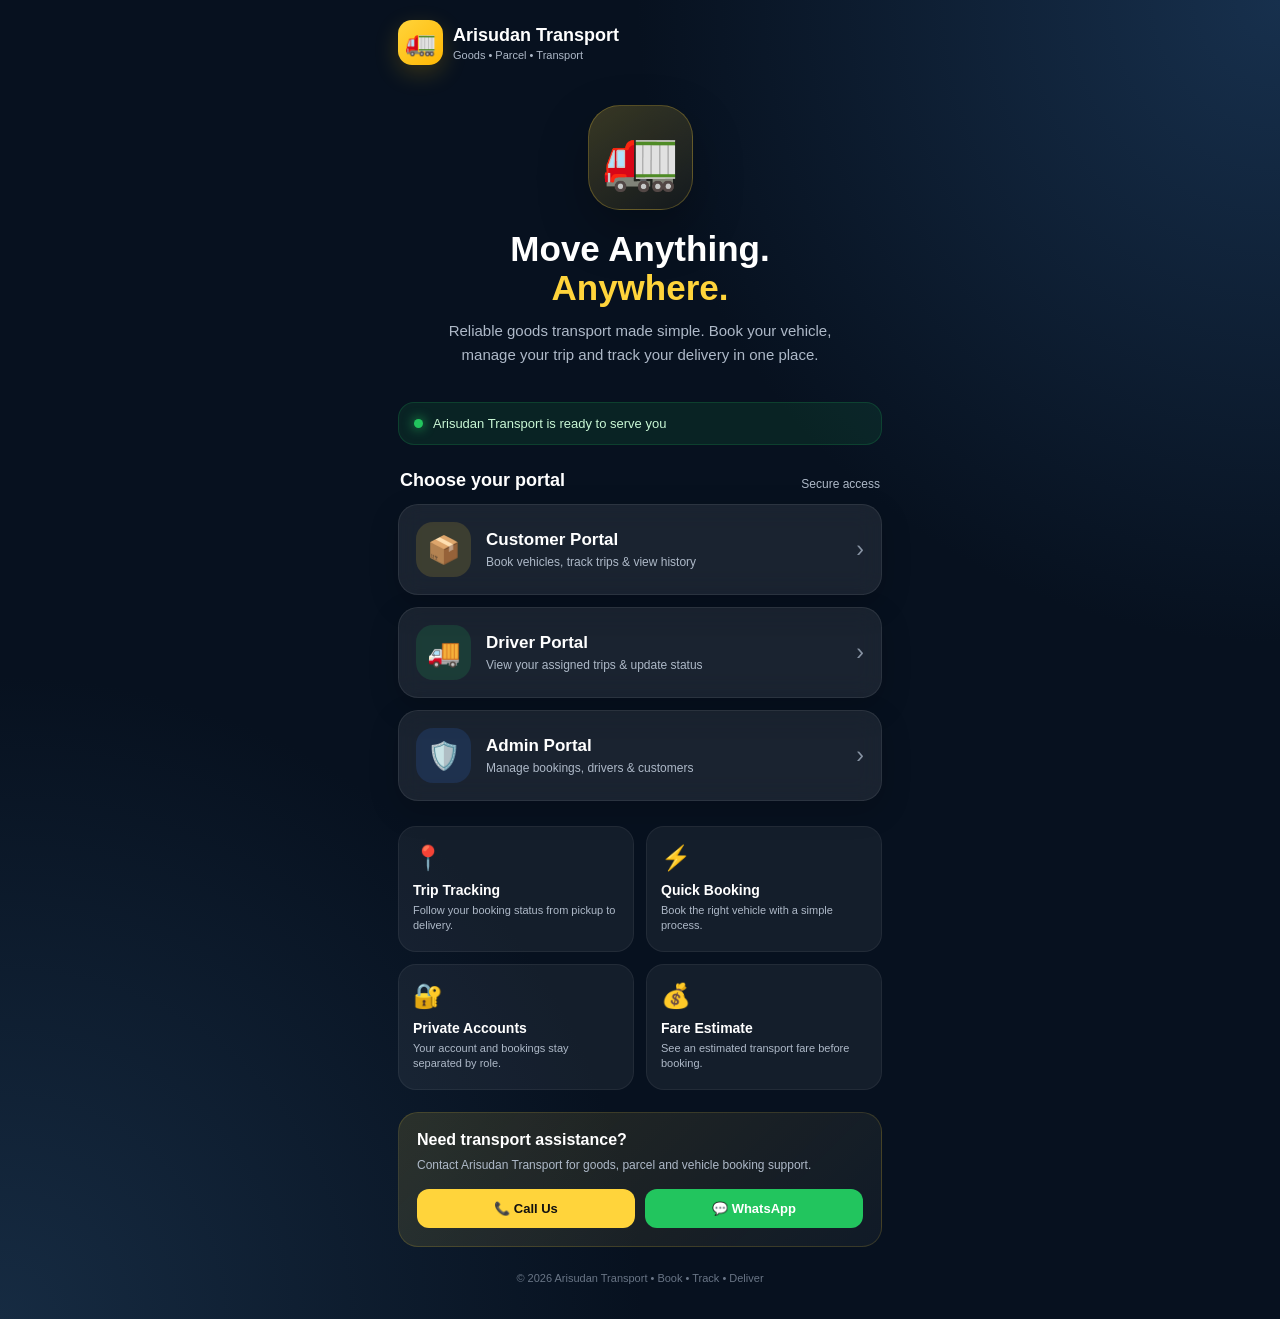
<file: index.html>
<!DOCTYPE html>
<html lang="en">
<head>
<meta charset="UTF-8">
<meta name="viewport" content="width=device-width, initial-scale=1.0">
<meta name="theme-color" content="#0b1220">
<meta name="description" content="Arisudan Transport - Book, Track and Manage Goods Transport">
<title>Arisudan Transport</title>

<link rel="manifest" href="./manifest.json">

<style>
*{
  box-sizing:border-box;
  margin:0;
  padding:0;
}

:root{
  --gold:#ffd43b;
  --gold2:#ffb703;
  --navy:#07111f;
  --navy2:#0d1b2a;
  --card:rgba(255,255,255,.08);
  --text:#ffffff;
  --muted:#aeb9c8;
}

body{
  min-height:100vh;
  font-family:Arial,Helvetica,sans-serif;
  color:var(--text);
  background:
    radial-gradient(circle at top right,#17304d 0%,transparent 35%),
    radial-gradient(circle at bottom left,#162b42 0%,transparent 35%),
    var(--navy);
}

.page{
  width:100%;
  max-width:520px;
  min-height:100vh;
  margin:auto;
  padding:20px 18px 30px;
}

/* HEADER */

.topbar{
  display:flex;
  align-items:center;
  justify-content:space-between;
  margin-bottom:35px;
}

.brand{
  display:flex;
  align-items:center;
  gap:10px;
}

.brand-icon{
  width:45px;
  height:45px;
  display:flex;
  align-items:center;
  justify-content:center;
  border-radius:14px;
  background:linear-gradient(135deg,var(--gold),var(--gold2));
  font-size:25px;
  box-shadow:0 8px 25px rgba(255,193,7,.2);
}

.brand-name{
  font-size:18px;
  font-weight:800;
}

.brand-sub{
  color:var(--muted);
  font-size:11px;
  margin-top:3px;
}

/* HERO */

.hero{
  text-align:center;
  padding:5px 5px 25px;
}

.hero-truck{
  width:105px;
  height:105px;
  margin:0 auto 20px;
  border-radius:32px;
  display:flex;
  align-items:center;
  justify-content:center;
  font-size:62px;
  background:
    linear-gradient(145deg,rgba(255,212,59,.20),rgba(255,183,3,.05));
  border:1px solid rgba(255,212,59,.25);
  box-shadow:0 20px 50px rgba(0,0,0,.25);
}

.hero h1{
  font-size:35px;
  line-height:1.1;
  margin-bottom:12px;
}

.hero h1 span{
  color:var(--gold);
}

.hero p{
  color:var(--muted);
  line-height:1.6;
  font-size:15px;
  max-width:400px;
  margin:auto;
}

/* STATUS */

.status{
  display:flex;
  align-items:center;
  gap:10px;
  padding:13px 15px;
  margin:10px 0 25px;
  border-radius:16px;
  background:rgba(34,197,94,.10);
  border:1px solid rgba(34,197,94,.18);
  color:#c9f7d5;
  font-size:13px;
}

.status-dot{
  width:9px;
  height:9px;
  background:#22c55e;
  border-radius:50%;
  box-shadow:0 0 12px #22c55e;
}

/* PORTAL TITLE */

.section-title{
  display:flex;
  justify-content:space-between;
  align-items:end;
  margin:10px 2px 13px;
}

.section-title h2{
  font-size:18px;
}

.section-title span{
  color:var(--muted);
  font-size:12px;
}

/* PORTAL CARDS */

.portal{
  display:flex;
  align-items:center;
  gap:15px;
  width:100%;
  padding:17px;
  margin:12px 0;
  color:white;
  text-align:left;
  text-decoration:none;
  border:1px solid rgba(255,255,255,.08);
  border-radius:20px;
  background:var(--card);
  backdrop-filter:blur(12px);
  box-shadow:0 10px 30px rgba(0,0,0,.18);
  transition:.2s ease;
}

.portal:active{
  transform:scale(.98);
}

.portal-icon{
  width:55px;
  height:55px;
  flex-shrink:0;
  display:flex;
  align-items:center;
  justify-content:center;
  border-radius:17px;
  font-size:27px;
}

.customer .portal-icon{
  background:rgba(255,212,59,.15);
}

.driver .portal-icon{
  background:rgba(34,197,94,.15);
}

.admin .portal-icon{
  background:rgba(59,130,246,.15);
}

.portal-content{
  flex:1;
}

.portal-content h3{
  font-size:17px;
  margin-bottom:5px;
}

.portal-content p{
  color:var(--muted);
  font-size:12px;
}

.arrow{
  font-size:23px;
  color:#8793a3;
}

/* FEATURES */

.features{
  display:grid;
  grid-template-columns:repeat(2,1fr);
  gap:12px;
  margin-top:25px;
}

.feature{
  padding:17px 14px;
  border-radius:18px;
  background:rgba(255,255,255,.055);
  border:1px solid rgba(255,255,255,.06);
}

.feature-icon{
  font-size:24px;
  margin-bottom:10px;
}

.feature h4{
  font-size:14px;
  margin-bottom:5px;
}

.feature p{
  color:var(--muted);
  font-size:11px;
  line-height:1.4;
}

/* CONTACT */

.contact{
  margin-top:22px;
  padding:18px;
  border-radius:20px;
  background:linear-gradient(
    135deg,
    rgba(255,212,59,.13),
    rgba(255,255,255,.04)
  );
  border:1px solid rgba(255,212,59,.15);
}

.contact h3{
  font-size:16px;
  margin-bottom:7px;
}

.contact p{
  color:var(--muted);
  font-size:12px;
  line-height:1.5;
}

.contact-buttons{
  display:flex;
  gap:10px;
  margin-top:15px;
}

.contact-btn{
  flex:1;
  padding:12px;
  text-align:center;
  text-decoration:none;
  border-radius:12px;
  font-size:13px;
  font-weight:bold;
}

.call{
  background:var(--gold);
  color:#111;
}

.whatsapp{
  background:#22c55e;
  color:white;
}

/* FOOTER */

footer{
  text-align:center;
  color:#697586;
  font-size:11px;
  padding:25px 0 5px;
}

@media(max-width:360px){
  .hero h1{
    font-size:30px;
  }

  .features{
    grid-template-columns:1fr;
  }
}
</style>
</head>

<body>

<div class="page">

  <header class="topbar">
    <div class="brand">
      <div class="brand-icon">🚛</div>

      <div>
        <div class="brand-name">Arisudan Transport</div>
        <div class="brand-sub">Goods • Parcel • Transport</div>
      </div>
    </div>
  </header>


  <main>

    <section class="hero">

      <div class="hero-truck">
        🚛
      </div>

      <h1>
        Move Anything.<br>
        <span>Anywhere.</span>
      </h1>

      <p>
        Reliable goods transport made simple.
        Book your vehicle, manage your trip and
        track your delivery in one place.
      </p>

    </section>


    <div class="status">
      <span class="status-dot"></span>
      Arisudan Transport is ready to serve you
    </div>


    <div class="section-title">
      <h2>Choose your portal</h2>
      <span>Secure access</span>
    </div>


    <!-- CUSTOMER -->

    <a class="portal customer" href="login.html?role=customer">

      <div class="portal-icon">
        📦
      </div>

      <div class="portal-content">
        <h3>Customer Portal</h3>
        <p>Book vehicles, track trips & view history</p>
      </div>

      <div class="arrow">
        ›
      </div>

    </a>


    <!-- DRIVER -->

    <a class="portal driver" href="login.html?role=driver">

      <div class="portal-icon">
        🚚
      </div>

      <div class="portal-content">
        <h3>Driver Portal</h3>
        <p>View your assigned trips & update status</p>
      </div>

      <div class="arrow">
        ›
      </div>

    </a>


    <!-- ADMIN -->

    <a class="portal admin" href="login.html?role=admin">

      <div class="portal-icon">
        🛡️
      </div>

      <div class="portal-content">
        <h3>Admin Portal</h3>
        <p>Manage bookings, drivers & customers</p>
      </div>

      <div class="arrow">
        ›
      </div>

    </a>


    <!-- FEATURES -->

    <div class="features">

      <div class="feature">
        <div class="feature-icon">📍</div>
        <h4>Trip Tracking</h4>
        <p>Follow your booking status from pickup to delivery.</p>
      </div>

      <div class="feature">
        <div class="feature-icon">⚡</div>
        <h4>Quick Booking</h4>
        <p>Book the right vehicle with a simple process.</p>
      </div>

      <div class="feature">
        <div class="feature-icon">🔐</div>
        <h4>Private Accounts</h4>
        <p>Your account and bookings stay separated by role.</p>
      </div>

      <div class="feature">
        <div class="feature-icon">💰</div>
        <h4>Fare Estimate</h4>
        <p>See an estimated transport fare before booking.</p>
      </div>

    </div>


    <!-- CONTACT -->

    <div class="contact">

      <h3>Need transport assistance?</h3>

      <p>
        Contact Arisudan Transport for goods,
        parcel and vehicle booking support.
      </p>

      <div class="contact-buttons">

        <a class="contact-btn call" href="tel:+919742168668">
          📞 Call Us
        </a>

        <a class="contact-btn whatsapp"
           href="https://wa.me/919742168668"
           target="_blank"
           rel="noopener">
          💬 WhatsApp
        </a>

      </div>

    </div>

  </main>


  <footer>
    © 2026 Arisudan Transport • Book • Track • Deliver
  </footer>

</div>


<script>
if ("serviceWorker" in navigator) {
  window.addEventListener("load", function(){
    navigator.serviceWorker
      .register("./service-worker.js")
      .then(function(){
        console.log("Arisudan Service Worker registered");
      })
      .catch(function(error){
        console.log("Service Worker error:", error);
      });
  });
}
</script>

</body>
</html>
</file>
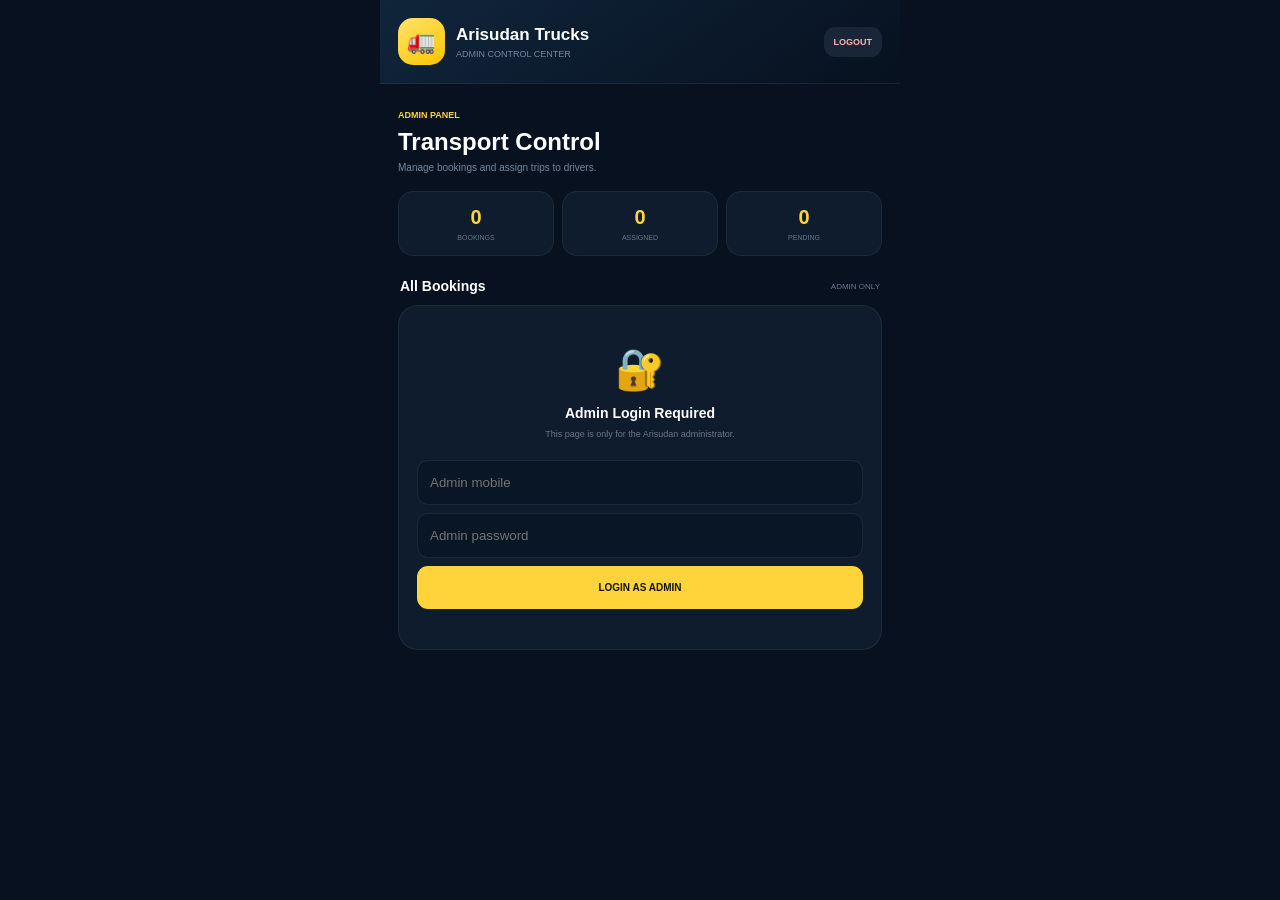
<file: admin.html>
<!DOCTYPE html>
<html lang="en">
<head>
<meta charset="UTF-8">
<meta name="viewport" content="width=device-width,initial-scale=1">
<meta name="theme-color" content="#07111f">
<title>Admin | Arisudan Transport</title>

<style>
*{
box-sizing:border-box;
margin:0;
padding:0;
font-family:Arial,sans-serif;
}

body{
background:#07111f;
color:white;
min-height:100vh;
}

.app{
max-width:520px;
margin:auto;
min-height:100vh;
padding-bottom:30px;
}

.header{
padding:18px;
background:linear-gradient(145deg,#10253b,#07111f);
border-bottom:1px solid rgba(255,255,255,.06);
}

.top{
display:flex;
align-items:center;
justify-content:space-between;
gap:12px;
}

.brand{
display:flex;
align-items:center;
gap:11px;
}

.logo{
width:47px;
height:47px;
border-radius:15px;
background:linear-gradient(145deg,#ffe36a,#ffc400);
display:flex;
align-items:center;
justify-content:center;
font-size:23px;
}

.brand h1{
font-size:17px;
}

.brand p{
font-size:9px;
color:#77869a;
margin-top:4px;
}

.logout{
border:0;
background:#182638;
color:#ffb0b0;
border-radius:11px;
padding:10px;
font-size:9px;
font-weight:bold;
cursor:pointer;
}

.content{
padding:20px 18px;
}

.welcome small{
color:#ffd43b;
font-size:9px;
font-weight:bold;
}

.welcome h2{
font-size:24px;
margin-top:6px;
}

.welcome p{
color:#77869a;
font-size:10px;
margin-top:6px;
}

.stats{
display:grid;
grid-template-columns:repeat(3,1fr);
gap:8px;
margin-top:18px;
}

.stat{
background:#0e1c2d;
border:1px solid rgba(255,255,255,.06);
border-radius:15px;
padding:14px 5px;
text-align:center;
}

.stat strong{
display:block;
font-size:20px;
color:#ffd43b;
}

.stat span{
display:block;
font-size:7px;
color:#68778a;
margin-top:5px;
}

.title{
display:flex;
justify-content:space-between;
align-items:center;
margin:22px 2px 11px;
}

.title h3{
font-size:14px;
}

.title span{
font-size:8px;
color:#68778a;
}

.booking{
background:#0e1c2d;
border:1px solid rgba(255,255,255,.06);
border-radius:20px;
padding:16px;
margin-bottom:12px;
}

.booking-top{
display:flex;
justify-content:space-between;
align-items:center;
gap:8px;
}

.booking-id{
font-size:10px;
font-weight:900;
color:#ffd43b;
}

.status{
font-size:8px;
padding:6px 8px;
border-radius:8px;
background:rgba(255,212,59,.09);
color:#ffd43b;
font-weight:bold;
}

.route{
margin-top:15px;
font-size:10px;
line-height:1.7;
}

.route span{
color:#68778a;
font-size:8px;
}

.details{
display:grid;
grid-template-columns:1fr 1fr;
gap:8px;
margin-top:12px;
}

.detail{
background:#091625;
border-radius:10px;
padding:10px;
}

.detail span{
display:block;
font-size:7px;
color:#68778a;
margin-bottom:4px;
}

.detail strong{
font-size:9px;
}

.assign{
margin-top:13px;
}

select{
width:100%;
height:45px;
border:1px solid rgba(255,255,255,.07);
border-radius:12px;
background:#091625;
color:white;
padding:0 10px;
outline:none;
font-size:10px;
}

.assign-btn{
width:100%;
height:43px;
margin-top:8px;
border:0;
border-radius:11px;
background:#ffd43b;
color:#111;
font-size:10px;
font-weight:900;
cursor:pointer;
}

.assigned{
font-size:8px;
color:#86efac;
margin-top:9px;
}

.empty{
background:#0e1c2d;
border:1px solid rgba(255,255,255,.06);
border-radius:20px;
padding:40px 18px;
text-align:center;
}

.empty-icon{
font-size:40px;
margin-bottom:12px;
}

.empty h3{
font-size:14px;
}

.empty p{
font-size:9px;
color:#68778a;
margin-top:7px;
line-height:1.5;
}

.message{
display:none;
padding:11px;
border-radius:11px;
margin-top:12px;
font-size:10px;
text-align:center;
}

.message.success{
display:block;
background:rgba(34,197,94,.08);
color:#86efac;
}

.message.error{
display:block;
background:rgba(239,68,68,.08);
color:#fca5a5;
}
</style>
</head>

<body>

<div class="app">

<header class="header">

<div class="top">

<div class="brand">

<div class="logo">🚛</div>

<div>
<h1>Arisudan Trucks</h1>
<p>ADMIN CONTROL CENTER</p>
</div>

</div>

<button class="logout" onclick="logout()">
LOGOUT
</button>

</div>

</header>


<main class="content">

<div class="welcome">

<small>ADMIN PANEL</small>

<h2>Transport Control</h2>

<p>
Manage bookings and assign trips to drivers.
</p>

</div>


<div class="stats">

<div class="stat">
<strong id="total">0</strong>
<span>BOOKINGS</span>
</div>

<div class="stat">
<strong id="assigned">0</strong>
<span>ASSIGNED</span>
</div>

<div class="stat">
<strong id="pending">0</strong>
<span>PENDING</span>
</div>

</div>


<div id="message" class="message"></div>


<div class="title">

<h3>All Bookings</h3>

<span>ADMIN ONLY</span>

</div>


<div id="bookingList"></div>

</main>

</div>


<script>

/*
ADMIN LOGIN

For now this simple admin panel uses
a fixed local admin account.

Mobile:
9999999999

Password:
admin123

Change these later when a real backend
is connected.
*/

const ADMIN_MOBILE="9999999999";
const ADMIN_PASSWORD="admin123";


function getSession(){

let data=
localStorage.getItem("arisudan_session");

if(!data){
data=
sessionStorage.getItem("arisudan_session");
}

if(!data)return null;

try{
return JSON.parse(data);
}
catch(e){
return null;
}

}


function safe(value){

return String(value ?? "")
.replace(/&/g,"&amp;")
.replace(/</g,"&lt;")
.replace(/>/g,"&gt;")
.replace(/"/g,"&quot;")
.replace(/'/g,"&#039;");

}


function checkAdmin(){

const session=getSession();

if(
!session ||
session.role!=="admin"
){

showAdminLogin();

return false;

}

return true;

}


function showAdminLogin(){

document.getElementById(
"bookingList"
).innerHTML=`

<div class="empty">

<div class="empty-icon">🔐</div>

<h3>Admin Login Required</h3>

<p>
This page is only for the Arisudan administrator.
</p>

<div style="margin-top:18px">

<input
id="adminMobile"
type="tel"
placeholder="Admin mobile"
style="
width:100%;
height:45px;
background:#091625;
border:1px solid rgba(255,255,255,.07);
border-radius:11px;
color:white;
padding:0 12px;
outline:none;
">

<input
id="adminPassword"
type="password"
placeholder="Admin password"
style="
width:100%;
height:45px;
margin-top:8px;
background:#091625;
border:1px solid rgba(255,255,255,.07);
border-radius:11px;
color:white;
padding:0 12px;
outline:none;
">

<button
class="assign-btn"
onclick="adminLogin()">

LOGIN AS ADMIN

</button>

</div>

</div>

`;

}


function adminLogin(){

const mobile=
document.getElementById(
"adminMobile"
).value.trim();

const password=
document.getElementById(
"adminPassword"
).value;


if(
mobile!==ADMIN_MOBILE ||
password!==ADMIN_PASSWORD
){

showMessage(
"Incorrect admin mobile or password.",
"error"
);

return;

}


const session={

id:"ADMIN001",

name:"Arisudan Admin",

mobile:ADMIN_MOBILE,

role:"admin",

loginTime:new Date().toISOString()

};


localStorage.setItem(
"arisudan_session",
JSON.stringify(session)
);


showMessage(
"Admin login successful ✓",
"success"
);


setTimeout(function(){

loadAdmin();

},400);

}


function loadAdmin(){

if(!checkAdmin())return;


let bookings=
JSON.parse(
localStorage.getItem("bookings")
) || [];


let users=
JSON.parse(
localStorage.getItem("arisudan_users")
) || [];


/*
Only registered drivers are shown.
*/

const drivers=
users.filter(function(user){

return user.role==="driver";

});


const total=
bookings.length;


const assigned=
bookings.filter(function(b){

return b.driverMobile;

}).length;


const pending=
bookings.filter(function(b){

return !b.driverMobile;

}).length;


document.getElementById(
"total"
).textContent=total;

document.getElementById(
"assigned"
).textContent=assigned;

document.getElementById(
"pending"
).textContent=pending;


const list=
document.getElementById(
"bookingList"
);


if(bookings.length===0){

list.innerHTML=`

<div class="empty">

<div class="empty-icon">📦</div>

<h3>No bookings found</h3>

<p>
Customer bookings will appear here.
</p>

</div>

`;

return;

}


list.innerHTML=
bookings
.slice()
.reverse()
.map(function(b){

let driverOptions=`

<option value="">
Select Driver
</option>

`;


drivers.forEach(function(driver){

const selected =
String(driver.mobile)===
String(b.driverMobile || "")
?"selected"
:"";


driverOptions += `

<option
value="${safe(driver.mobile)}"
${selected}>

${safe(driver.name || "Driver")}
 •
${safe(driver.mobile)}

</option>

`;

});


return `

<div class="booking">

<div class="booking-top">

<div class="booking-id">
#${safe(b.id)}
</div>

<div class="status">
${safe(b.status || "Booked")}
</div>

</div>


<div class="route">

<span>PICKUP</span><br>

<strong>
${safe(b.pickup || "-")}
</strong>

<br><br>

<span>DROP</span><br>

<strong>
${safe(b.drop || "-")}
</strong>

</div>


<div class="details">

<div class="detail">

<span>CUSTOMER</span>

<strong>
${safe(b.customerName || "Customer")}
</strong>

</div>


<div class="detail">

<span>MOBILE</span>

<strong>
${safe(b.customerMobile || "-")}
</strong>

</div>


<div class="detail">

<span>VEHICLE</span>

<strong>
${safe(b.vehicle || "-")}
</strong>

</div>


<div class="detail">

<span>FARE</span>

<strong>
₹${Number(
b.total || 0
).toLocaleString("en-IN")}
</strong>

</div>

</div>


<div class="assign">

<select id="driver-${safe(b.id)}">

${driverOptions}

</select>


<button
class="assign-btn"
onclick="assignDriver('${safe(b.id)}')">

🚚 ASSIGN TRIP TO DRIVER

</button>


${
b.driverMobile
?
`<div class="assigned">
✓ Assigned to driver: ${safe(b.driverMobile)}
</div>`
:
""
}

</div>

</div>

`;

}).join("");

}


function assignDriver(id){

const select=
document.getElementById(
"driver-"+id
);


if(!select){
return;
}


const driverMobile=
select.value;


if(!driverMobile){

showMessage(
"Please select a driver first.",
"error"
);

return;

}


let bookings=
JSON.parse(
localStorage.getItem("bookings")
) || [];


bookings=
bookings.map(function(booking){

if(
String(booking.id)===
String(id)
){

booking.driverMobile=
driverMobile;

booking.assignedAt=
new Date().toISOString();

booking.status=
booking.status || "Driver Assigned";

}

return booking;

});


localStorage.setItem(
"bookings",
JSON.stringify(bookings)
);


showMessage(
"Trip assigned to driver successfully ✓",
"success"
);


loadAdmin();

}


function showMessage(
text,
type
){

const message=
document.getElementById(
"message"
);

message.textContent=text;

message.className=
"message "+type;

setTimeout(function(){

message.className="message";

},2500);

}


function logout(){

localStorage.removeItem(
"arisudan_session"
);

sessionStorage.removeItem(
"arisudan_session"
);

window.location.href=
"index.html";

}


loadAdmin();

</script>

</body>
</html>
</file>
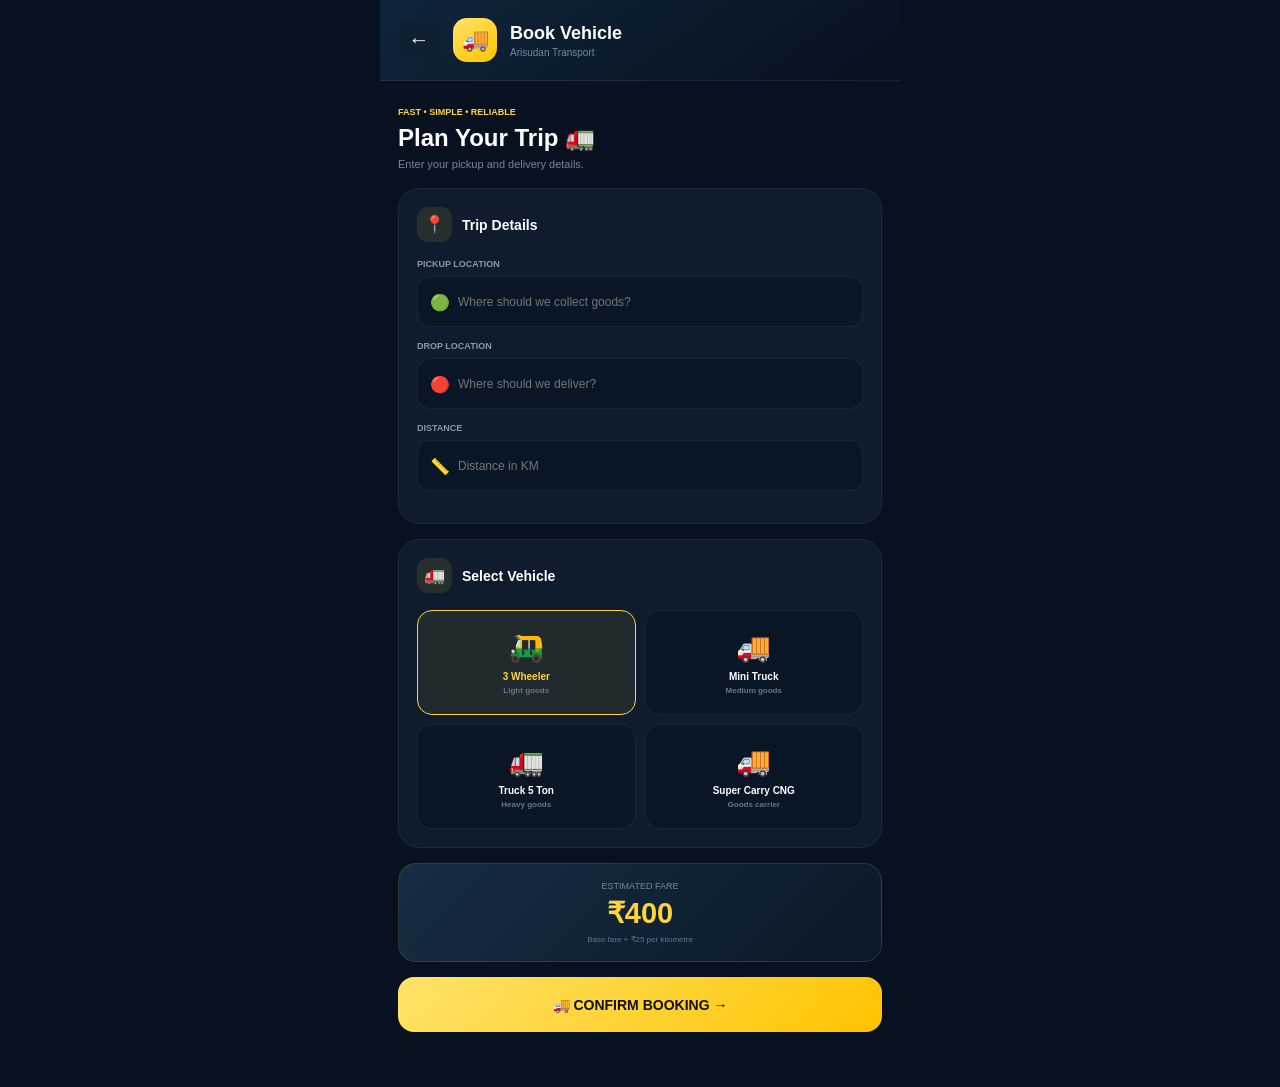
<file: booking.html>
<!DOCTYPE html>
<html lang="en">
<head>
<meta charset="UTF-8">
<meta name="viewport" content="width=device-width,initial-scale=1">
<meta name="theme-color" content="#07111f">

<title>Book Vehicle | Arisudan Transport</title>

<style>
*{
box-sizing:border-box;
margin:0;
padding:0;
font-family:Arial,sans-serif;
}

body{
background:#07111f;
color:white;
min-height:100vh;
}

.app{
max-width:520px;
margin:auto;
min-height:100vh;
padding-bottom:35px;
}

.header{
padding:18px;
background:linear-gradient(145deg,#10253b,#07111f);
border-bottom:1px solid rgba(255,255,255,.06);
}

.header-row{
display:flex;
align-items:center;
gap:13px;
}

.back{
width:42px;
height:42px;
border-radius:13px;
background:#102033;
display:flex;
align-items:center;
justify-content:center;
color:white;
text-decoration:none;
font-size:21px;
}

.header-icon{
width:44px;
height:44px;
border-radius:14px;
background:linear-gradient(145deg,#ffe36a,#ffc400);
display:flex;
align-items:center;
justify-content:center;
font-size:22px;
}

.header h1{
font-size:18px;
}

.header p{
font-size:10px;
color:#77869a;
margin-top:3px;
}

.content{
padding:20px 18px;
}

.title{
margin-bottom:18px;
}

.title small{
color:#ffd43b;
font-size:9px;
font-weight:bold;
}

.title h2{
font-size:24px;
margin-top:5px;
}

.title p{
font-size:11px;
color:#77869a;
margin-top:6px;
}

.card{
background:#0e1c2d;
border:1px solid rgba(255,255,255,.06);
border-radius:21px;
padding:18px;
margin-bottom:15px;
}

.card-title{
display:flex;
align-items:center;
gap:10px;
margin-bottom:17px;
}

.card-icon{
width:35px;
height:35px;
border-radius:11px;
background:rgba(255,212,59,.1);
display:flex;
align-items:center;
justify-content:center;
font-size:17px;
}

.card-title h3{
font-size:14px;
}

.field{
margin-bottom:14px;
}

label{
display:block;
color:#8997aa;
font-size:9px;
font-weight:bold;
margin-bottom:7px;
}

.input-wrap{
position:relative;
}

.input-icon{
position:absolute;
left:13px;
top:50%;
transform:translateY(-50%);
font-size:16px;
}

input,select{
width:100%;
height:51px;
border-radius:13px;
border:1px solid rgba(255,255,255,.07);
background:#091625;
color:white;
padding:0 13px 0 40px;
outline:none;
font-size:12px;
}

select{
padding-left:40px;
}

input:focus,
select:focus{
border-color:#ffd43b;
box-shadow:0 0 0 3px rgba(255,212,59,.06);
}

.vehicle-grid{
display:grid;
grid-template-columns:1fr 1fr;
gap:9px;
}

.vehicle{
position:relative;
}

.vehicle input{
position:absolute;
opacity:0;
pointer-events:none;
}

.vehicle label{
height:105px;
border:1px solid rgba(255,255,255,.07);
border-radius:15px;
background:#091625;
display:flex;
flex-direction:column;
align-items:center;
justify-content:center;
cursor:pointer;
margin:0;
}

.vehicle label .vehicle-icon{
font-size:28px;
margin-bottom:7px;
}

.vehicle label strong{
font-size:10px;
color:#fff;
}

.vehicle label span{
font-size:8px;
color:#68778a;
margin-top:4px;
}

.vehicle input:checked + label{
border-color:#ffd43b;
background:rgba(255,212,59,.08);
}

.vehicle input:checked + label strong{
color:#ffd43b;
}

.fare{
background:linear-gradient(135deg,#172c43,#0b1929);
border:1px solid rgba(255,212,59,.13);
border-radius:18px;
padding:17px;
margin-bottom:15px;
text-align:center;
}

.fare-label{
font-size:9px;
color:#78869a;
}

.fare-price{
font-size:29px;
font-weight:900;
color:#ffd43b;
margin-top:5px;
}

.fare-note{
font-size:8px;
color:#657489;
margin-top:5px;
}

.book-btn{
width:100%;
height:55px;
border:0;
border-radius:16px;
background:linear-gradient(135deg,#ffe36a,#ffc400);
color:#111;
font-size:14px;
font-weight:900;
cursor:pointer;
}

.book-btn:active{
transform:scale(.98);
}

.message{
display:none;
padding:12px;
border-radius:12px;
margin-bottom:14px;
font-size:11px;
text-align:center;
}

.message.error{
display:block;
background:rgba(239,68,68,.08);
color:#fca5a5;
}

.message.success{
display:block;
background:rgba(34,197,94,.08);
color:#86efac;
}
</style>
</head>

<body>

<div class="app">

<header class="header">

<div class="header-row">

<a class="back" href="dashboard.html">
←
</a>

<div class="header-icon">
🚚
</div>

<div>
<h1>Book Vehicle</h1>
<p>Arisudan Transport</p>
</div>

</div>

</header>


<main class="content">

<div class="title">

<small>FAST • SIMPLE • RELIABLE</small>

<h2>Plan Your Trip 🚛</h2>

<p>
Enter your pickup and delivery details.
</p>

</div>


<div id="message" class="message"></div>


<!-- ROUTE -->

<div class="card">

<div class="card-title">

<div class="card-icon">
📍
</div>

<h3>Trip Details</h3>

</div>


<div class="field">

<label>PICKUP LOCATION</label>

<div class="input-wrap">

<span class="input-icon">🟢</span>

<input
id="pickup"
type="text"
placeholder="Where should we collect goods?">

</div>

</div>


<div class="field">

<label>DROP LOCATION</label>

<div class="input-wrap">

<span class="input-icon">🔴</span>

<input
id="drop"
type="text"
placeholder="Where should we deliver?">

</div>

</div>


<div class="field">

<label>DISTANCE</label>

<div class="input-wrap">

<span class="input-icon">📏</span>

<input
id="distance"
type="number"
min="1"
placeholder="Distance in KM"
oninput="calculateFare()">

</div>

</div>

</div>


<!-- VEHICLE -->

<div class="card">

<div class="card-title">

<div class="card-icon">
🚛
</div>

<h3>Select Vehicle</h3>

</div>


<div class="vehicle-grid">


<div class="vehicle">

<input
type="radio"
name="vehicle"
id="vehicle1"
value="3 Wheeler"
data-base="400"
checked
onchange="calculateFare()">

<label for="vehicle1">

<div class="vehicle-icon">
🛺
</div>

<strong>3 Wheeler</strong>

<span>Light goods</span>

</label>

</div>


<div class="vehicle">

<input
type="radio"
name="vehicle"
id="vehicle2"
value="Mini Truck"
data-base="800"
onchange="calculateFare()">

<label for="vehicle2">

<div class="vehicle-icon">
🚚
</div>

<strong>Mini Truck</strong>

<span>Medium goods</span>

</label>

</div>


<div class="vehicle">

<input
type="radio"
name="vehicle"
id="vehicle3"
value="Truck 5 Ton"
data-base="1500"
onchange="calculateFare()">

<label for="vehicle3">

<div class="vehicle-icon">
🚛
</div>

<strong>Truck 5 Ton</strong>

<span>Heavy goods</span>

</label>

</div>


<div class="vehicle">

<input
type="radio"
name="vehicle"
id="vehicle4"
value="Super Carry CNG"
data-base="1000"
onchange="calculateFare()">

<label for="vehicle4">

<div class="vehicle-icon">
🚚
</div>

<strong>Super Carry CNG</strong>

<span>Goods carrier</span>

</label>

</div>

</div>

</div>


<!-- FARE -->

<div class="fare">

<div class="fare-label">
ESTIMATED FARE
</div>

<div
class="fare-price"
id="fare">

₹0

</div>

<div class="fare-note">
Base fare + ₹25 per kilometre
</div>

</div>


<button
class="book-btn"
onclick="bookVehicle()">

🚚 CONFIRM BOOKING →

</button>

</main>

</div>


<script>

function getSession(){

let data =
localStorage.getItem(
"arisudan_session"
);

if(!data){

data =
sessionStorage.getItem(
"arisudan_session"
);

}

if(!data){
return null;
}

try{
return JSON.parse(data);
}
catch(e){
return null;
}

}


function calculateFare(){

const selected =
document.querySelector(
'input[name="vehicle"]:checked'
);

if(!selected){
return 0;
}

const base =
Number(
selected.dataset.base
);

const distance =
Number(
document.getElementById(
"distance"
).value
) || 0;

const total =
base + (distance * 25);


document.getElementById(
"fare"
).textContent =
"₹" +
total.toLocaleString(
"en-IN"
);

return total;

}


function showMessage(
text,
type
){

const message =
document.getElementById(
"message"
);

message.textContent=text;

message.className =
"message " + type;

}


function bookVehicle(){

const session =
getSession();


const pickup =
document.getElementById(
"pickup"
).value.trim();


const drop =
document.getElementById(
"drop"
).value.trim();


const distance =
Number(
document.getElementById(
"distance"
).value
);


const selected =
document.querySelector(
'input[name="vehicle"]:checked'
);


if(!pickup){

showMessage(
"Please enter pickup location.",
"error"
);

return;

}


if(!drop){

showMessage(
"Please enter drop location.",
"error"
);

return;

}


if(!distance || distance<=0){

showMessage(
"Please enter a valid distance.",
"error"
);

return;

}


if(!selected){

showMessage(
"Please select a vehicle.",
"error"
);

return;

}


const base =
Number(
selected.dataset.base
);


const total =
base + (distance * 25);


const now =
new Date();


const booking = {

id:
"AT" +
Date.now()
.toString()
.slice(-8),

customerName:
session?.name || "Customer",

customerMobile:
session?.mobile || "",

pickup:pickup,

drop:drop,

distance:distance,

vehicle:selected.value,

baseFare:base,

total:total,

status:"Booked",

date:
now.toLocaleDateString(
"en-IN"
),

time:
now.toLocaleTimeString(
"en-IN",
{
hour:"2-digit",
minute:"2-digit"
}
),

createdAt:
now.toISOString()

};


let bookings =
JSON.parse(
localStorage.getItem(
"bookings"
)
) || [];


bookings.push(booking);


localStorage.setItem(
"bookings",
JSON.stringify(bookings)
);


localStorage.setItem(
"selectedBookingId",
booking.id
);


showMessage(
"Booking confirmed successfully ✓",
"success"
);


setTimeout(function(){

window.location.href =
"track.html";

},700);

}


calculateFare();

</script>

</body>
</html>
</file>
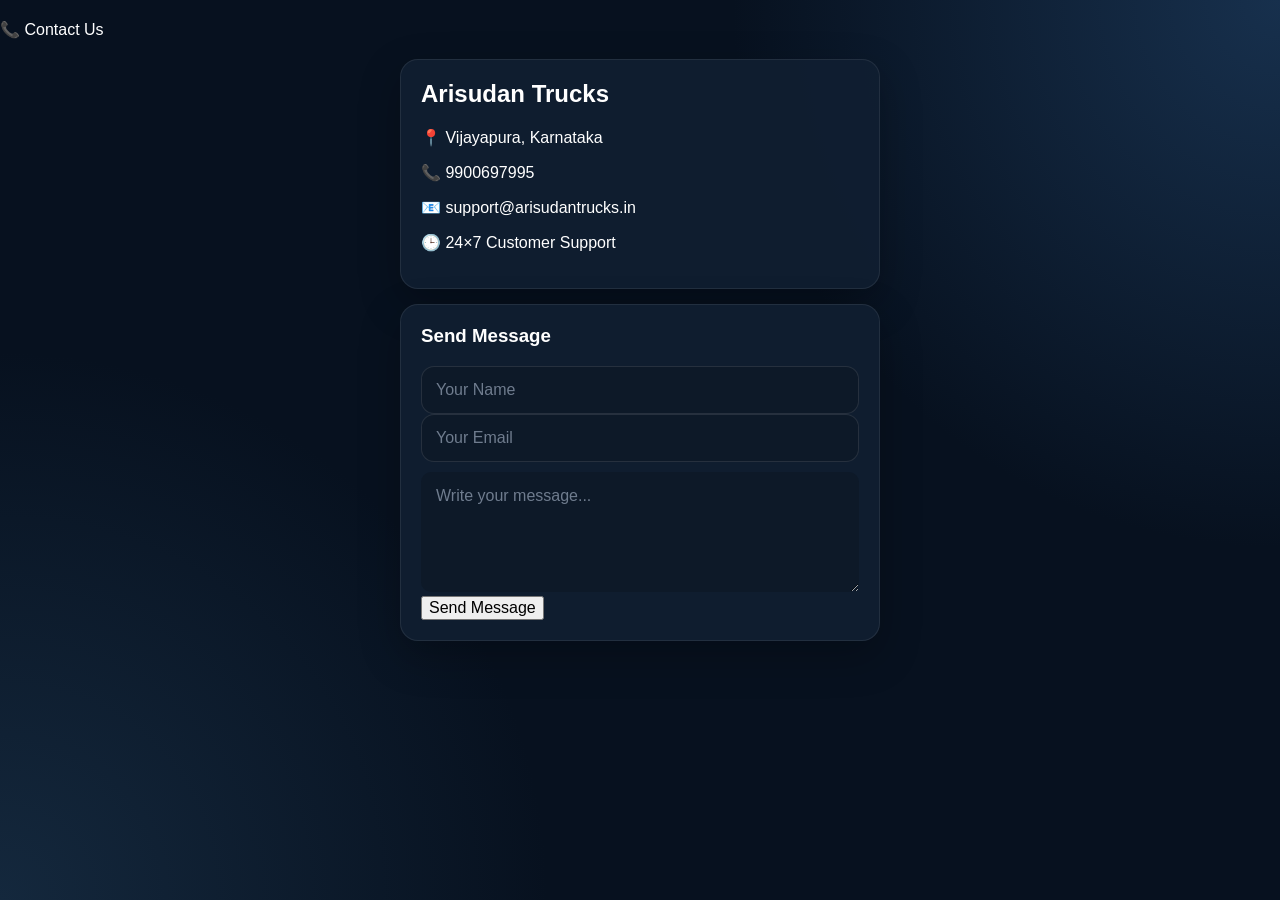
<file: contact.html>
<!DOCTYPE html>
<html lang="en">
<head>
<meta charset="UTF-8">
<meta name="viewport" content="width=device-width,initial-scale=1">
<title>Contact - Arisudan Trucks</title>
<link rel="stylesheet" href="style.css">
</head>

<body>

<header>📞 Contact Us</header>

<div class="container">

<div class="card">

<h2>Arisudan Trucks</h2>

<p>📍 Vijayapura, Karnataka</p>

<p>📞 9900697995</p>

<p>📧 support@arisudantrucks.in</p>

<p>🕒 24×7 Customer Support</p>

</div>

<div class="card">

<h3>Send Message</h3>

<input type="text" placeholder="Your Name">

<input type="email" placeholder="Your Email">

<textarea style="width:100%;height:120px;border:none;border-radius:10px;padding:15px;margin-top:10px;" placeholder="Write your message..."></textarea>

<button onclick="alert('Message Sent Successfully')">
Send Message
</button>

</div>

</div>

</body>
</html>
</file>
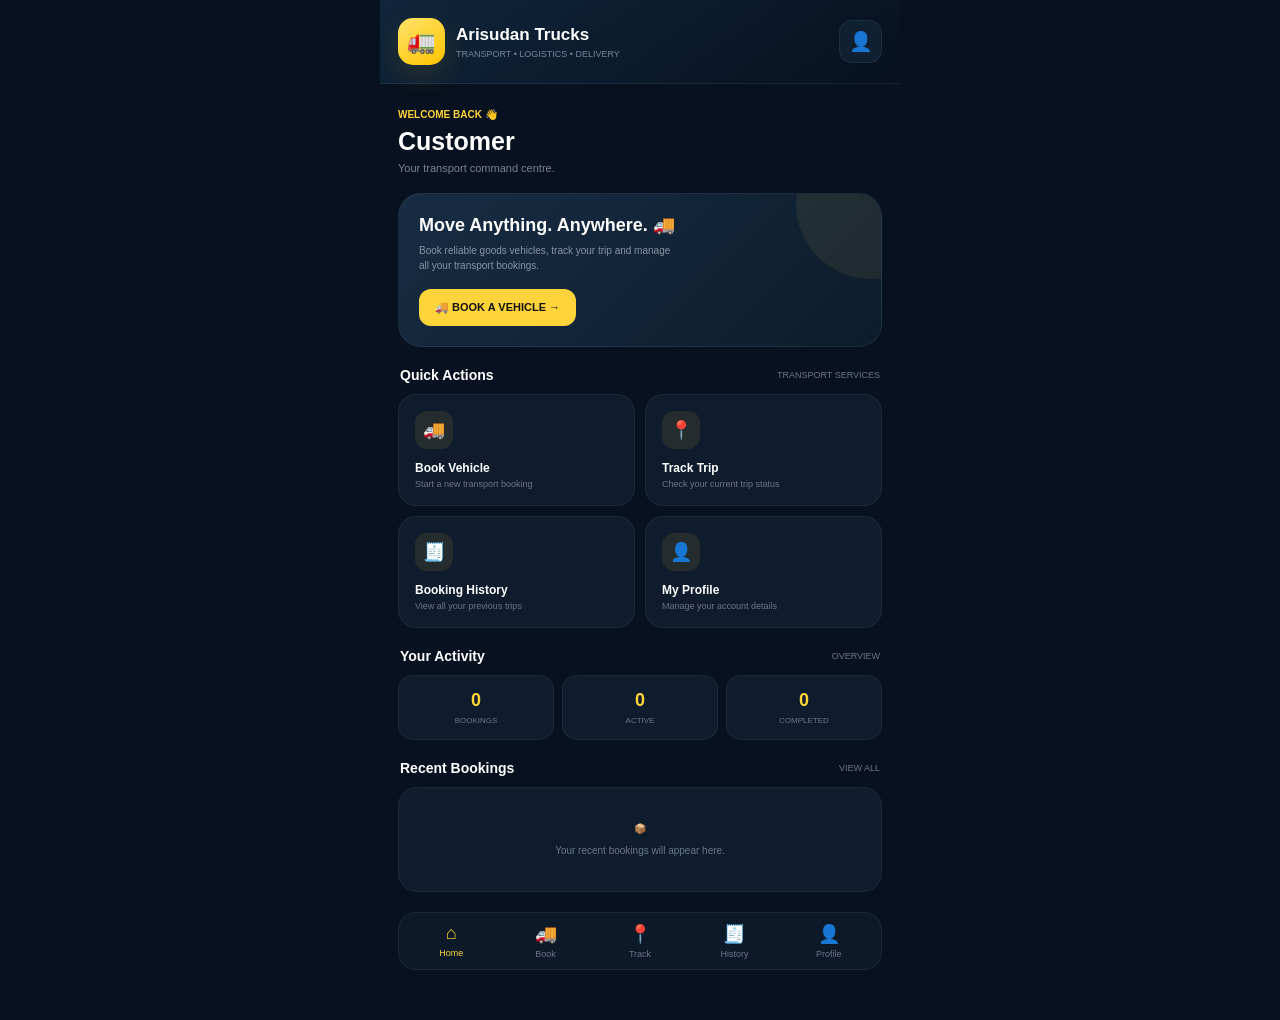
<file: dashboard.html>
<!DOCTYPE html>
<html lang="en">
<head>
<meta charset="UTF-8">
<meta name="viewport" content="width=device-width,initial-scale=1">
<meta name="theme-color" content="#07111f">

<title>Dashboard | Arisudan Transport</title>

<style>
*{
box-sizing:border-box;
margin:0;
padding:0;
font-family:Arial,sans-serif;
}

body{
background:#07111f;
color:white;
min-height:100vh;
}

.app{
max-width:520px;
margin:auto;
min-height:100vh;
padding-bottom:30px;
}

/* HEADER */

.header{
padding:18px;
background:linear-gradient(145deg,#10253b,#07111f);
border-bottom:1px solid rgba(255,255,255,.06);
}

.top{
display:flex;
align-items:center;
justify-content:space-between;
gap:12px;
}

.brand{
display:flex;
align-items:center;
gap:11px;
}

.logo{
width:47px;
height:47px;
border-radius:15px;
background:linear-gradient(145deg,#ffe36a,#ffc400);
display:flex;
align-items:center;
justify-content:center;
font-size:23px;
box-shadow:0 10px 30px rgba(255,196,0,.12);
}

.brand h1{
font-size:17px;
}

.brand p{
font-size:9px;
color:#77869a;
margin-top:4px;
}

.profile-btn{
width:43px;
height:43px;
border-radius:13px;
background:#102033;
border:1px solid rgba(255,255,255,.06);
color:white;
display:flex;
align-items:center;
justify-content:center;
font-size:19px;
cursor:pointer;
text-decoration:none;
}

/* WELCOME */

.content{
padding:20px 18px;
}

.welcome{
margin-bottom:19px;
}

.welcome small{
color:#ffd43b;
font-size:10px;
font-weight:bold;
}

.welcome h2{
font-size:25px;
margin-top:5px;
}

.welcome p{
font-size:11px;
color:#77869a;
margin-top:6px;
}

/* HERO */

.hero{
position:relative;
overflow:hidden;
background:
linear-gradient(135deg,#172c43,#0d1c2c);
border:1px solid rgba(255,255,255,.06);
border-radius:23px;
padding:20px;
margin-bottom:15px;
}

.hero:after{
content:"";
position:absolute;
width:150px;
height:150px;
border-radius:50%;
background:rgba(255,212,59,.07);
right:-65px;
top:-65px;
}

.hero h3{
font-size:18px;
position:relative;
z-index:2;
}

.hero p{
color:#8794a5;
font-size:10px;
line-height:1.5;
margin-top:7px;
max-width:260px;
position:relative;
z-index:2;
}

.book-btn{
display:inline-flex;
align-items:center;
gap:7px;
margin-top:16px;
padding:12px 16px;
border-radius:12px;
background:#ffd43b;
color:#111;
text-decoration:none;
font-size:11px;
font-weight:900;
position:relative;
z-index:3;
}

/* QUICK ACTIONS */

.section-title{
display:flex;
justify-content:space-between;
align-items:center;
margin:20px 2px 11px;
}

.section-title h3{
font-size:14px;
}

.section-title span{
font-size:9px;
color:#68778a;
}

.grid{
display:grid;
grid-template-columns:1fr 1fr;
gap:10px;
}

.action{
background:#0e1c2d;
border:1px solid rgba(255,255,255,.06);
border-radius:18px;
padding:16px;
text-decoration:none;
color:white;
min-height:105px;
transition:.2s;
}

.action:active{
transform:scale(.97);
}

.action-icon{
width:38px;
height:38px;
border-radius:12px;
display:flex;
align-items:center;
justify-content:center;
background:rgba(255,212,59,.09);
font-size:18px;
margin-bottom:12px;
}

.action h4{
font-size:12px;
}

.action p{
color:#68778a;
font-size:9px;
margin-top:4px;
}

/* STATS */

.stats{
display:grid;
grid-template-columns:repeat(3,1fr);
gap:8px;
}

.stat{
background:#0e1c2d;
border:1px solid rgba(255,255,255,.06);
border-radius:15px;
padding:14px 8px;
text-align:center;
}

.stat strong{
display:block;
font-size:18px;
color:#ffd43b;
}

.stat span{
display:block;
color:#69788b;
font-size:8px;
margin-top:5px;
}

/* RECENT */

.recent{
background:#0e1c2d;
border:1px solid rgba(255,255,255,.06);
border-radius:19px;
padding:15px;
}

.recent-item{
display:flex;
align-items:center;
gap:11px;
padding:12px 0;
border-bottom:1px solid rgba(255,255,255,.05);
}

.recent-item:last-child{
border-bottom:0;
padding-bottom:0;
}

.recent-icon{
width:38px;
height:38px;
border-radius:12px;
background:#091625;
display:flex;
align-items:center;
justify-content:center;
font-size:16px;
}

.recent-info{
flex:1;
min-width:0;
}

.recent-info strong{
display:block;
font-size:11px;
white-space:nowrap;
overflow:hidden;
text-overflow:ellipsis;
}

.recent-info span{
display:block;
color:#68778a;
font-size:8px;
margin-top:4px;
}

.recent-price{
color:#ffd43b;
font-size:11px;
font-weight:bold;
}

.empty-recent{
text-align:center;
padding:20px 5px;
color:#68778a;
font-size:10px;
}

/* BOTTOM */

.bottom{
margin-top:20px;
display:flex;
justify-content:space-around;
background:#0b1929;
border:1px solid rgba(255,255,255,.06);
border-radius:18px;
padding:10px 5px;
}

.bottom a{
flex:1;
text-align:center;
text-decoration:none;
color:#68778a;
font-size:9px;
}

.bottom-icon{
font-size:18px;
display:block;
margin-bottom:4px;
}

.bottom a.active{
color:#ffd43b;
}
</style>
</head>

<body>

<div class="app">

<header class="header">

<div class="top">

<div class="brand">

<div class="logo">
🚛
</div>

<div>
<h1>Arisudan Trucks</h1>
<p>TRANSPORT • LOGISTICS • DELIVERY</p>
</div>

</div>

<a
class="profile-btn"
href="profile.html">

👤

</a>

</div>

</header>


<main class="content">

<div class="welcome">

<small>WELCOME BACK 👋</small>

<h2 id="userName">
Customer
</h2>

<p>
Your transport command centre.
</p>

</div>


<!-- HERO -->

<div class="hero">

<h3>
Move Anything. Anywhere. 🚚
</h3>

<p>
Book reliable goods vehicles, track your trip
and manage all your transport bookings.
</p>

<a
class="book-btn"
href="booking.html">

🚚 BOOK A VEHICLE →

</a>

</div>


<!-- QUICK ACTIONS -->

<div class="section-title">

<h3>Quick Actions</h3>

<span>TRANSPORT SERVICES</span>

</div>


<div class="grid">

<a
class="action"
href="booking.html">

<div class="action-icon">
🚚
</div>

<h4>Book Vehicle</h4>

<p>
Start a new transport booking
</p>

</a>


<a
class="action"
href="track.html">

<div class="action-icon">
📍
</div>

<h4>Track Trip</h4>

<p>
Check your current trip status
</p>

</a>


<a
class="action"
href="history.html">

<div class="action-icon">
🧾
</div>

<h4>Booking History</h4>

<p>
View all your previous trips
</p>

</a>


<a
class="action"
href="profile.html">

<div class="action-icon">
👤
</div>

<h4>My Profile</h4>

<p>
Manage your account details
</p>

</a>

</div>


<!-- STATS -->

<div class="section-title">

<h3>Your Activity</h3>

<span>OVERVIEW</span>

</div>


<div class="stats">

<div class="stat">

<strong id="totalBookings">
0
</strong>

<span>BOOKINGS</span>

</div>


<div class="stat">

<strong id="activeBookings">
0
</strong>

<span>ACTIVE</span>

</div>


<div class="stat">

<strong id="completedBookings">
0
</strong>

<span>COMPLETED</span>

</div>

</div>


<!-- RECENT -->

<div class="section-title">

<h3>Recent Bookings</h3>

<span id="viewHistory">
VIEW ALL</span>

</div>


<div class="recent" id="recentList">

<div class="empty-recent">
No bookings yet.
</div>

</div>


<!-- BOTTOM NAV -->

<nav class="bottom">

<a
class="active"
href="dashboard.html">

<span class="bottom-icon">⌂</span>
Home

</a>


<a
href="booking.html">

<span class="bottom-icon">🚚</span>
Book

</a>


<a
href="track.html">

<span class="bottom-icon">📍</span>
Track

</a>


<a
href="history.html">

<span class="bottom-icon">🧾</span>
History

</a>


<a
href="profile.html">

<span class="bottom-icon">👤</span>
Profile

</a>

</nav>

</main>

</div>


<script>

function getSession(){

let data =
localStorage.getItem(
"arisudan_session"
);

if(!data){

data =
sessionStorage.getItem(
"arisudan_session"
);

}

if(!data){

return null;

}

try{

return JSON.parse(data);

}
catch(e){

return null;

}

}


function loadDashboard(){

const session =
getSession();


if(session && session.name){

document.getElementById(
"userName"
).textContent =
session.name;

}


let bookings =
JSON.parse(
localStorage.getItem(
"bookings"
)
) || [];


if(
session &&
session.role==="customer" &&
session.mobile
){

bookings =
bookings.filter(function(booking){

return (
booking.customerMobile ===
session.mobile
);

});

}


/* STATS */

const total =
bookings.length;


const active =
bookings.filter(function(booking){

return (
booking.status !== "Delivered" &&
booking.status !== "Cancelled"
);

}).length;


const completed =
bookings.filter(function(booking){

return booking.status ===
"Delivered";

}).length;


document.getElementById(
"totalBookings"
).textContent =
total;


document.getElementById(
"activeBookings"
).textContent =
active;


document.getElementById(
"completedBookings"
).textContent =
completed;


/* RECENT */

const recent =
document.getElementById(
"recentList"
);


if(bookings.length===0){

recent.innerHTML = `

<div class="empty-recent">

📦<br><br>
Your recent bookings will appear here.

</div>

`;

return;

}


const latest =
bookings
.slice()
.reverse()
.slice(0,3);


recent.innerHTML =
latest.map(function(booking){

return `

<div class="recent-item">

<div class="recent-icon">
🚚
</div>

<div class="recent-info">

<strong>
${escapeHTML(
booking.pickup || "-"
)}
 →
${escapeHTML(
booking.drop || "-"
)}
</strong>

<span>
${escapeHTML(
booking.status || "Booked"
)}
 •
${escapeHTML(
booking.vehicle || "Vehicle"
)}
</span>

</div>

<div class="recent-price">
₹${Number(
booking.total || 0
).toLocaleString("en-IN")}
</div>

</div>

`;

}).join("");

}


function escapeHTML(value){

return String(value ?? "")
.replace(/&/g,"&amp;")
.replace(/</g,"&lt;")
.replace(/>/g,"&gt;")
.replace(/"/g,"&quot;")
.replace(/'/g,"&#039;");

}


loadDashboard();

</script>

</body>
</html>
</file>
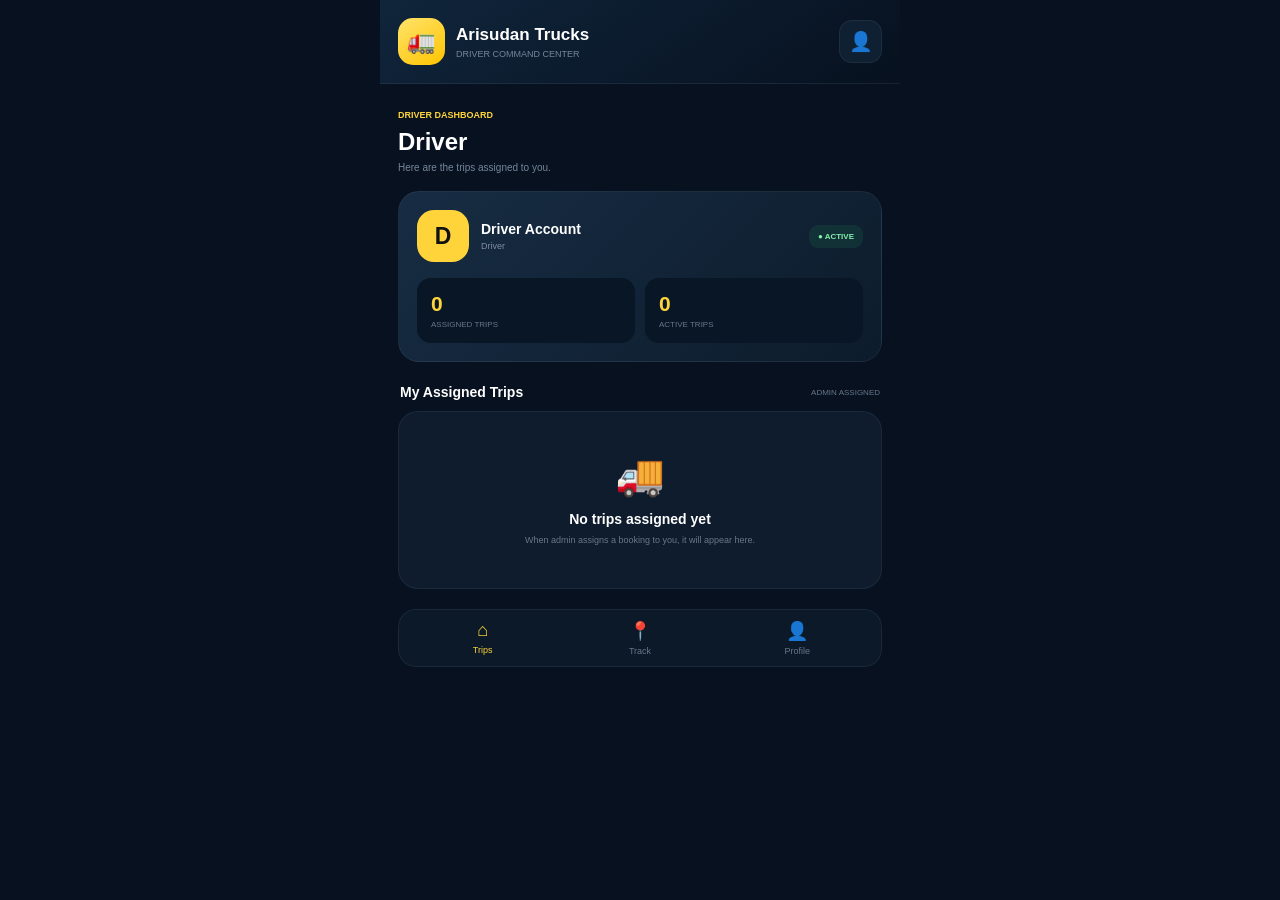
<file: driver.html>
<!DOCTYPE html>
<html lang="en">
<head>
<meta charset="UTF-8">
<meta name="viewport" content="width=device-width,initial-scale=1">
<meta name="theme-color" content="#07111f">

<title>Driver Dashboard | Arisudan Transport</title>

<style>
*{
box-sizing:border-box;
margin:0;
padding:0;
font-family:Arial,sans-serif;
}

body{
background:#07111f;
color:white;
min-height:100vh;
}

.app{
max-width:520px;
margin:auto;
min-height:100vh;
padding-bottom:30px;
}

.header{
padding:18px;
background:linear-gradient(145deg,#10253b,#07111f);
border-bottom:1px solid rgba(255,255,255,.06);
}

.top{
display:flex;
align-items:center;
justify-content:space-between;
gap:12px;
}

.brand{
display:flex;
align-items:center;
gap:11px;
}

.logo{
width:47px;
height:47px;
border-radius:15px;
background:linear-gradient(145deg,#ffe36a,#ffc400);
display:flex;
align-items:center;
justify-content:center;
font-size:23px;
}

.brand h1{
font-size:17px;
}

.brand p{
font-size:9px;
color:#77869a;
margin-top:4px;
}

.profile{
width:43px;
height:43px;
border-radius:13px;
background:#102033;
border:1px solid rgba(255,255,255,.06);
color:white;
display:flex;
align-items:center;
justify-content:center;
text-decoration:none;
font-size:19px;
}

.content{
padding:20px 18px;
}

.welcome small{
color:#ffd43b;
font-size:9px;
font-weight:bold;
}

.welcome h2{
font-size:24px;
margin-top:6px;
}

.welcome p{
color:#77869a;
font-size:10px;
margin-top:6px;
}

.driver-card{
margin-top:18px;
background:linear-gradient(135deg,#172c43,#0d1c2c);
border:1px solid rgba(255,255,255,.06);
border-radius:21px;
padding:18px;
}

.driver-row{
display:flex;
align-items:center;
gap:12px;
}

.driver-avatar{
width:52px;
height:52px;
border-radius:17px;
background:#ffd43b;
color:#111;
display:flex;
align-items:center;
justify-content:center;
font-size:23px;
font-weight:900;
}

.driver-info h3{
font-size:14px;
}

.driver-info p{
font-size:9px;
color:#7f8da0;
margin-top:4px;
}

.online{
margin-left:auto;
padding:7px 9px;
border-radius:9px;
background:rgba(34,197,94,.1);
color:#86efac;
font-size:8px;
font-weight:bold;
}

.stats{
display:grid;
grid-template-columns:repeat(2,1fr);
gap:10px;
margin-top:16px;
}

.stat{
background:#091625;
border-radius:14px;
padding:14px;
}

.stat strong{
display:block;
font-size:21px;
color:#ffd43b;
}

.stat span{
display:block;
font-size:8px;
color:#68778a;
margin-top:4px;
}

.title{
display:flex;
justify-content:space-between;
align-items:center;
margin:22px 2px 11px;
}

.title h3{
font-size:14px;
}

.title span{
font-size:8px;
color:#68778a;
}

.trip{
background:#0e1c2d;
border:1px solid rgba(255,255,255,.06);
border-radius:20px;
padding:16px;
margin-bottom:12px;
}

.trip-top{
display:flex;
justify-content:space-between;
align-items:center;
}

.booking-id{
font-size:10px;
font-weight:900;
color:#ffd43b;
}

.status{
font-size:8px;
font-weight:bold;
padding:6px 8px;
border-radius:8px;
background:rgba(255,212,59,.09);
color:#ffd43b;
}

.route{
display:flex;
gap:11px;
margin-top:16px;
}

.route-line{
width:18px;
display:flex;
flex-direction:column;
align-items:center;
}

.dot{
width:9px;
height:9px;
border-radius:50%;
background:#ffd43b;
}

.line{
height:28px;
width:1px;
background:#354255;
}

.route-text{
flex:1;
}

.location{
font-size:11px;
font-weight:bold;
}

.location small{
display:block;
font-size:7px;
color:#68778a;
margin-top:3px;
margin-bottom:12px;
}

.info{
display:grid;
grid-template-columns:1fr 1fr;
gap:8px;
margin-top:4px;
}

.info-box{
background:#091625;
border-radius:11px;
padding:10px;
}

.info-box span{
display:block;
font-size:7px;
color:#68778a;
margin-bottom:4px;
}

.info-box strong{
font-size:9px;
}

.action{
display:flex;
gap:8px;
margin-top:13px;
}

.action button{
flex:1;
height:42px;
border:0;
border-radius:11px;
font-size:9px;
font-weight:bold;
cursor:pointer;
}

.start{
background:#ffd43b;
color:#111;
}

.deliver{
background:#16a34a;
color:white;
}

.empty{
background:#0e1c2d;
border:1px solid rgba(255,255,255,.06);
border-radius:20px;
padding:40px 18px;
text-align:center;
}

.empty-icon{
font-size:40px;
margin-bottom:12px;
}

.empty h3{
font-size:14px;
}

.empty p{
font-size:9px;
color:#68778a;
margin-top:7px;
line-height:1.5;
}

.bottom{
margin-top:20px;
display:flex;
justify-content:space-around;
background:#0b1929;
border:1px solid rgba(255,255,255,.06);
border-radius:18px;
padding:10px 5px;
}

.bottom a{
flex:1;
text-align:center;
text-decoration:none;
color:#68778a;
font-size:9px;
}

.bottom-icon{
display:block;
font-size:18px;
margin-bottom:4px;
}

.bottom a.active{
color:#ffd43b;
}

.message{
display:none;
padding:11px;
border-radius:11px;
margin-top:12px;
font-size:10px;
text-align:center;
}

.message.success{
display:block;
background:rgba(34,197,94,.08);
color:#86efac;
}
</style>
</head>

<body>

<div class="app">

<header class="header">

<div class="top">

<div class="brand">

<div class="logo">🚛</div>

<div>
<h1>Arisudan Trucks</h1>
<p>DRIVER COMMAND CENTER</p>
</div>

</div>

<a class="profile" href="profile.html">👤</a>

</div>

</header>


<main class="content">

<div class="welcome">

<small>DRIVER DASHBOARD</small>

<h2 id="driverName">Driver</h2>

<p>Here are the trips assigned to you.</p>

</div>


<div class="driver-card">

<div class="driver-row">

<div class="driver-avatar" id="avatar">
D
</div>

<div class="driver-info">

<h3 id="driverFullName">
Driver Account
</h3>

<p id="driverMobile">
Driver
</p>

</div>

<div class="online">
● ACTIVE
</div>

</div>


<div class="stats">

<div class="stat">

<strong id="assignedCount">
0
</strong>

<span>ASSIGNED TRIPS</span>

</div>


<div class="stat">

<strong id="activeCount">
0
</strong>

<span>ACTIVE TRIPS</span>

</div>

</div>

</div>


<div id="message" class="message"></div>


<div class="title">

<h3>My Assigned Trips</h3>

<span>ADMIN ASSIGNED</span>

</div>


<div id="tripList"></div>


<nav class="bottom">

<a class="active" href="driver.html">

<span class="bottom-icon">⌂</span>
Trips

</a>

<a href="track.html">

<span class="bottom-icon">📍</span>
Track

</a>

<a href="profile.html">

<span class="bottom-icon">👤</span>
Profile

</a>

</nav>

</main>

</div>


<script>

function getSession(){

let data =
localStorage.getItem(
"arisudan_session"
);

if(!data){

data =
sessionStorage.getItem(
"arisudan_session"
);

}

if(!data){
return null;
}

try{
return JSON.parse(data);
}
catch(e){
return null;
}

}


function safe(value){

return String(value ?? "")
.replace(/&/g,"&amp;")
.replace(/</g,"&lt;")
.replace(/>/g,"&gt;")
.replace(/"/g,"&quot;")
.replace(/'/g,"&#039;");

}


function loadDriver(){

const session =
getSession();


if(!session){

document.getElementById(
"driverName"
).textContent="Driver";

document.getElementById(
"driverFullName"
).textContent="Driver Account";

}else{

const name =
session.name || "Driver";

document.getElementById(
"driverName"
).textContent=name;

document.getElementById(
"driverFullName"
).textContent=name;

document.getElementById(
"driverMobile"
).textContent=
session.mobile || "Driver";

document.getElementById(
"avatar"
).textContent=
name.charAt(0).toUpperCase();

}


/*
Only bookings assigned to THIS driver.
Admin can assign a booking by adding:

driverMobile: "driver mobile number"

to the booking object.
*/

let bookings =
JSON.parse(
localStorage.getItem("bookings")
) || [];


if(session && session.mobile){

bookings =
bookings.filter(function(booking){

return String(
booking.driverMobile || ""
) === String(
session.mobile
);

});

}else{

bookings=[];

}


const assigned =
bookings.length;


const active =
bookings.filter(function(booking){

return booking.status !== "Delivered" &&
booking.status !== "Cancelled";

}).length;


document.getElementById(
"assignedCount"
).textContent=assigned;

document.getElementById(
"activeCount"
).textContent=active;


const list =
document.getElementById(
"tripList"
);


if(bookings.length===0){

list.innerHTML=`

<div class="empty">

<div class="empty-icon">🚚</div>

<h3>No trips assigned yet</h3>

<p>
When admin assigns a booking to you,
it will appear here.
</p>

</div>

`;

return;

}


list.innerHTML =
bookings
.slice()
.reverse()
.map(function(b){

const status =
b.status || "Booked";

return `

<div class="trip">

<div class="trip-top">

<div class="booking-id">
#${safe(b.id)}
</div>

<div class="status">
${safe(status)}
</div>

</div>


<div class="route">

<div class="route-line">

<div class="dot"></div>

<div class="line"></div>

<div class="dot"></div>

</div>


<div class="route-text">

<div class="location">

${safe(b.pickup || "-")}

<small>
PICKUP LOCATION
</small>

</div>


<div class="location">

${safe(b.drop || "-")}

<small>
DROP LOCATION
</small>

</div>

</div>

</div>


<div class="info">

<div class="info-box">

<span>VEHICLE</span>

<strong>
${safe(b.vehicle || "-")}
</strong>

</div>


<div class="info-box">

<span>DISTANCE</span>

<strong>
${safe(b.distance || 0)} KM
</strong>

</div>

</div>


<div class="action">

<button
class="start"
onclick="updateTrip('${safe(b.id)}','In Transit')">

🚚 START TRIP

</button>

<button
class="deliver"
onclick="updateTrip('${safe(b.id)}','Delivered')">

✓ DELIVERED

</button>

</div>

</div>

`;

}).join("");

}


function updateTrip(id,status){

let bookings =
JSON.parse(
localStorage.getItem("bookings")
) || [];


let found=false;


bookings =
bookings.map(function(booking){

if(String(booking.id)===String(id)){

booking.status=status;

booking.updatedAt=
new Date().toISOString();

found=true;

}

return booking;

});


if(found){

localStorage.setItem(
"bookings",
JSON.stringify(bookings)
);

showMessage(
"Trip status updated: "+status
);

loadDriver();

}

}


function showMessage(text){

const message =
document.getElementById(
"message"
);

message.textContent=text;

message.className=
"message success";

setTimeout(function(){

message.className="message";

},2500);

}


loadDriver();

</script>

</body>
</html>
</file>
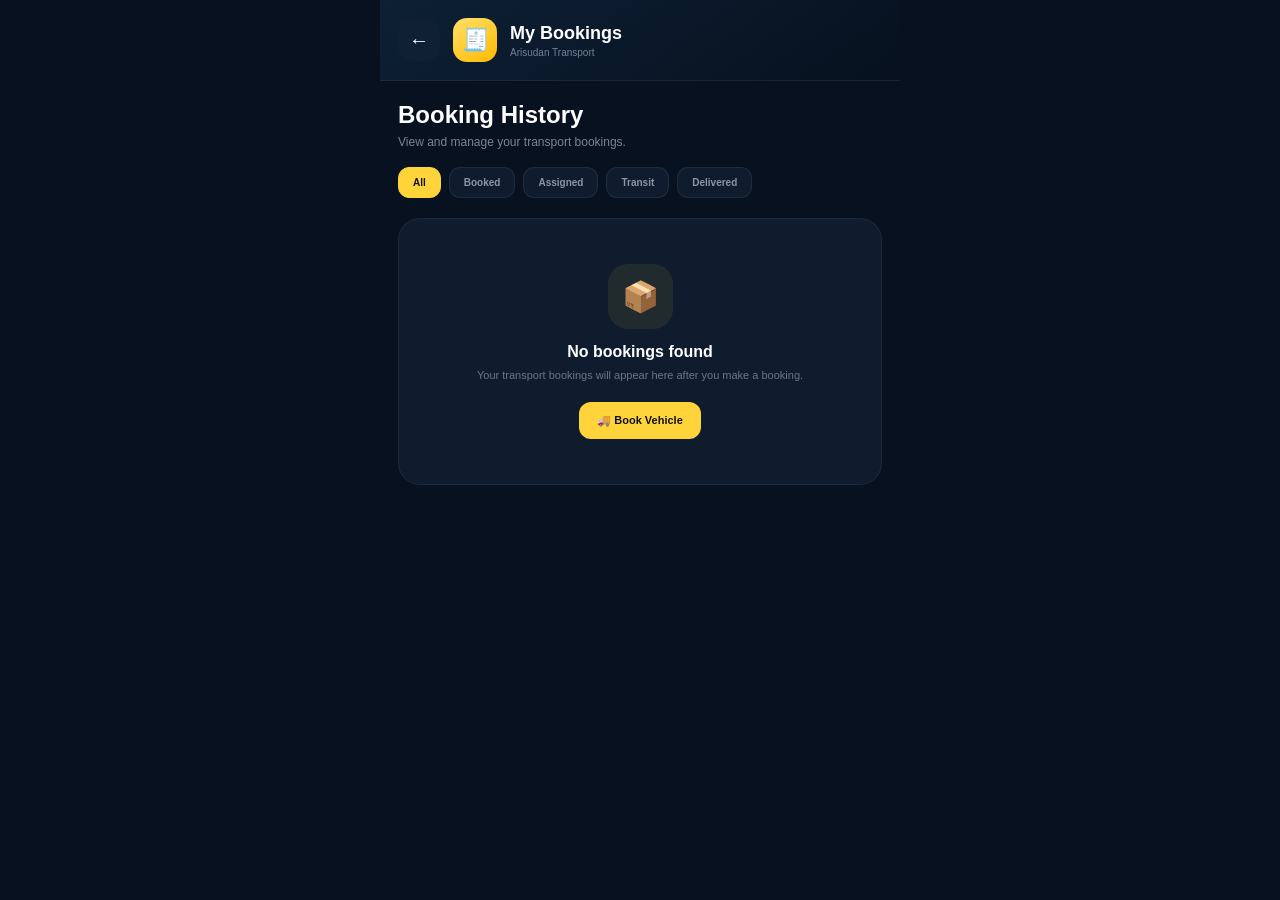
<file: history.html>
<!DOCTYPE html>
<html lang="en">
<head>
<meta charset="UTF-8">
<meta name="viewport" content="width=device-width,initial-scale=1">
<meta name="theme-color" content="#07111f">

<title>My Bookings | Arisudan Transport</title>

<style>
*{
  box-sizing:border-box;
  margin:0;
  padding:0;
  font-family:Arial,Helvetica,sans-serif;
}

body{
  background:#07111f;
  color:#fff;
  min-height:100vh;
}

.app{
  max-width:520px;
  margin:auto;
  min-height:100vh;
  padding-bottom:30px;
}

/* HEADER */

.header{
  padding:18px;
  background:linear-gradient(145deg,#0d2034,#07111f);
  border-bottom:1px solid rgba(255,255,255,.06);
}

.header-row{
  display:flex;
  align-items:center;
  gap:13px;
}

.back{
  width:42px;
  height:42px;
  border-radius:13px;
  display:flex;
  align-items:center;
  justify-content:center;
  background:#102033;
  color:white;
  text-decoration:none;
  font-size:20px;
}

.header-icon{
  width:44px;
  height:44px;
  border-radius:14px;
  display:flex;
  align-items:center;
  justify-content:center;
  background:linear-gradient(145deg,#ffe16a,#ffb900);
  font-size:22px;
}

.header h1{
  font-size:18px;
}

.header p{
  color:#738196;
  font-size:10px;
  margin-top:3px;
}

/* CONTENT */

.content{
  padding:20px 18px;
}

.page-title{
  margin-bottom:18px;
}

.page-title h2{
  font-size:24px;
}

.page-title p{
  color:#77869a;
  font-size:12px;
  margin-top:6px;
}

/* FILTER */

.filter{
  display:flex;
  gap:8px;
  overflow-x:auto;
  padding-bottom:3px;
  margin-bottom:17px;
}

.filter button{
  flex:none;
  padding:9px 14px;
  border-radius:11px;
  border:1px solid rgba(255,255,255,.07);
  background:#0e1c2d;
  color:#8996a8;
  font-size:10px;
  font-weight:bold;
  cursor:pointer;
}

.filter button.active{
  color:#111;
  background:#ffd43b;
  border-color:#ffd43b;
}

/* BOOKING CARD */

.booking{
  background:#0e1c2d;
  border:1px solid rgba(255,255,255,.06);
  border-radius:21px;
  padding:17px;
  margin-bottom:13px;
}

.booking-top{
  display:flex;
  align-items:flex-start;
  justify-content:space-between;
  gap:10px;
}

.booking-id{
  color:#ffd43b;
  font-size:13px;
  font-weight:900;
}

.booking-date{
  color:#667488;
  font-size:9px;
  margin-top:4px;
}

.status{
  padding:6px 9px;
  border-radius:8px;
  font-size:9px;
  font-weight:bold;
}

.status-booked{
  background:rgba(255,212,59,.10);
  color:#ffd43b;
}

.status-assigned{
  background:rgba(59,130,246,.10);
  color:#93c5fd;
}

.status-transit{
  background:rgba(168,85,247,.10);
  color:#d8b4fe;
}

.status-delivered{
  background:rgba(34,197,94,.10);
  color:#86efac;
}

.status-cancelled{
  background:rgba(239,68,68,.10);
  color:#fca5a5;
}

/* ROUTE */

.route{
  margin-top:17px;
  padding:14px;
  border-radius:15px;
  background:#091625;
}

.location{
  display:flex;
  align-items:flex-start;
  gap:11px;
}

.dot{
  width:12px;
  height:12px;
  border-radius:50%;
  background:#ffd43b;
  margin-top:3px;
  flex:none;
}

.dot.drop{
  background:#ef4444;
}

.location-text{
  min-width:0;
}

.location-label{
  color:#667488;
  font-size:9px;
  text-transform:uppercase;
}

.location-name{
  margin-top:3px;
  font-size:12px;
  white-space:nowrap;
  overflow:hidden;
  text-overflow:ellipsis;
}

.route-line{
  width:2px;
  height:18px;
  background:#26374a;
  margin:2px 0 2px 5px;
}

/* BOTTOM */

.booking-bottom{
  display:flex;
  align-items:center;
  justify-content:space-between;
  gap:10px;
  margin-top:15px;
  padding-top:13px;
  border-top:1px solid rgba(255,255,255,.05);
}

.vehicle{
  color:#8b98a9;
  font-size:10px;
}

.price{
  color:#ffd43b;
  font-size:16px;
  font-weight:900;
}

/* ACTIONS */

.actions{
  display:flex;
  gap:7px;
  margin-top:12px;
}

.action-btn{
  flex:1;
  height:38px;
  border-radius:10px;
  border:1px solid rgba(255,255,255,.07);
  background:#101f31;
  color:#b6c1cf;
  font-size:10px;
  font-weight:bold;
  cursor:pointer;
}

.action-btn.track{
  color:#ffd43b;
}

.action-btn.cancel{
  color:#ff9b9b;
}

/* EMPTY */

.empty{
  padding:45px 20px;
  text-align:center;
  background:#0e1c2d;
  border:1px solid rgba(255,255,255,.06);
  border-radius:22px;
}

.empty-icon{
  width:65px;
  height:65px;
  border-radius:20px;
  background:rgba(255,212,59,.08);
  display:flex;
  align-items:center;
  justify-content:center;
  font-size:30px;
  margin:0 auto 14px;
}

.empty h3{
  font-size:16px;
}

.empty p{
  color:#68778a;
  font-size:11px;
  line-height:1.5;
  margin-top:6px;
}

.book-now{
  display:inline-block;
  margin-top:18px;
  padding:12px 18px;
  border-radius:12px;
  background:#ffd43b;
  color:#111;
  text-decoration:none;
  font-size:11px;
  font-weight:900;
}
</style>
</head>

<body>

<div class="app">

<header class="header">

  <div class="header-row">

    <a class="back" href="./dashboard.html">
      ←
    </a>

    <div class="header-icon">
      🧾
    </div>

    <div>
      <h1>My Bookings</h1>
      <p>Arisudan Transport</p>
    </div>

  </div>

</header>


<main class="content">

  <div class="page-title">

    <h2>Booking History</h2>

    <p>
      View and manage your transport bookings.
    </p>

  </div>


  <div class="filter">

    <button
      class="active"
      onclick="filterBookings('all',this)">
      All
    </button>

    <button
      onclick="filterBookings('Booked',this)">
      Booked
    </button>

    <button
      onclick="filterBookings('Driver Assigned',this)">
      Assigned
    </button>

    <button
      onclick="filterBookings('In Transit',this)">
      Transit
    </button>

    <button
      onclick="filterBookings('Delivered',this)">
      Delivered
    </button>

  </div>


  <div id="bookingList"></div>

</main>

</div>


<script>

let currentFilter = "all";


function getBookings(){

  return JSON.parse(
    localStorage.getItem("bookings")
  ) || [];

}


function getSession(){

  const local =
    localStorage.getItem(
      "arisudan_session"
    );

  const temporary =
    sessionStorage.getItem(
      "arisudan_session"
    );

  return JSON.parse(
    local || temporary || "null"
  );

}


function getStatusClass(status){

  if(status === "Driver Assigned"){
    return "status-assigned";
  }

  if(
    status === "In Transit" ||
    status === "Picked Up"
  ){
    return "status-transit";
  }

  if(status === "Delivered"){
    return "status-delivered";
  }

  if(status === "Cancelled"){
    return "status-cancelled";
  }

  return "status-booked";

}


function escapeHTML(value){

  return String(value ?? "")
    .replace(/&/g,"&amp;")
    .replace(/</g,"&lt;")
    .replace(/>/g,"&gt;")
    .replace(/"/g,"&quot;")
    .replace(/'/g,"&#039;");

}


function renderBookings(){

  const container =
    document.getElementById(
      "bookingList"
    );

  let bookings = getBookings();

  const session = getSession();


  /*
    Customer sees only their own bookings
    when an account session exists.
  */

  if(
    session &&
    session.role === "customer" &&
    session.mobile
  ){

    bookings =
      bookings.filter(function(booking){

        return (
          booking.customerMobile ===
          session.mobile
        );

      });

  }


  if(currentFilter !== "all"){

    bookings =
      bookings.filter(function(booking){

        return booking.status ===
          currentFilter;

      });

  }


  bookings.reverse();


  if(bookings.length === 0){

    container.innerHTML = `

      <div class="empty">

        <div class="empty-icon">
          📦
        </div>

        <h3>No bookings found</h3>

        <p>
          Your transport bookings will appear
          here after you make a booking.
        </p>

        <a
          class="book-now"
          href="./booking.html">

          🚚 Book Vehicle

        </a>

      </div>

    `;

    return;

  }


  container.innerHTML =
    bookings.map(function(booking){

      const status =
        booking.status || "Booked";


      return `

      <div class="booking">

        <div class="booking-top">

          <div>

            <div class="booking-id">
              ${escapeHTML(
                booking.id || "AT Booking"
              )}
            </div>

            <div class="booking-date">
              ${escapeHTML(
                booking.date || ""
              )}
            </div>

          </div>

          <div class="status ${getStatusClass(status)}">
            ${escapeHTML(status)}
          </div>

        </div>


        <div class="route">

          <div class="location">

            <div class="dot"></div>

            <div class="location-text">

              <div class="location-label">
                Pickup
              </div>

              <div class="location-name">
                ${escapeHTML(
                  booking.pickup || "-"
                )}
              </div>

            </div>

          </div>


          <div class="route-line"></div>


          <div class="location">

            <div class="dot drop"></div>

            <div class="location-text">

              <div class="location-label">
                Drop
              </div>

              <div class="location-name">
                ${escapeHTML(
                  booking.drop || "-"
                )}
              </div>

            </div>

          </div>

        </div>


        <div class="booking-bottom">

          <div class="vehicle">
            🚚 ${escapeHTML(
              booking.vehicle || "Vehicle"
            )}

            ${
              booking.distance
              ? " • " +
                escapeHTML(
                  booking.distance
                ) +
                " KM"
              : ""
            }

          </div>

          <div class="price">
            ₹${Number(
              booking.total || 0
            ).toLocaleString("en-IN")}
          </div>

        </div>


        <div class="actions">

          <button
            class="action-btn track"
            onclick="trackBooking('${escapeHTML(
              booking.id || ""
            )}')">

            📍 Track

          </button>


          ${
            status !== "Delivered" &&
            status !== "Cancelled"

            ? `

              <button
                class="action-btn cancel"
                onclick="cancelBooking('${escapeHTML(
                  booking.id || ""
                )}')">

                Cancel

              </button>

            `

            : ""

          }

        </div>

      </div>

      `;

    }).join("");

}


function filterBookings(
  filter,
  button
){

  currentFilter = filter;


  document
    .querySelectorAll(".filter button")
    .forEach(function(item){

      item.classList.remove("active");

    });


  button.classList.add("active");


  renderBookings();

}


function trackBooking(id){

  localStorage.setItem(
    "selectedBookingId",
    id
  );

  location.href =
    "./track.html";

}


function cancelBooking(id){

  const confirmCancel =
    confirm(
      "Are you sure you want to cancel this booking?"
    );


  if(!confirmCancel){
    return;
  }


  let bookings = getBookings();


  bookings =
    bookings.map(function(booking){

      if(booking.id === id){

        booking.status =
          "Cancelled";

        booking.cancelledAt =
          new Date().toISOString();

      }

      return booking;

    });


  localStorage.setItem(
    "bookings",
    JSON.stringify(bookings)
  );


  renderBookings();

}


renderBookings();

</script>

</body>
</html>
</file>
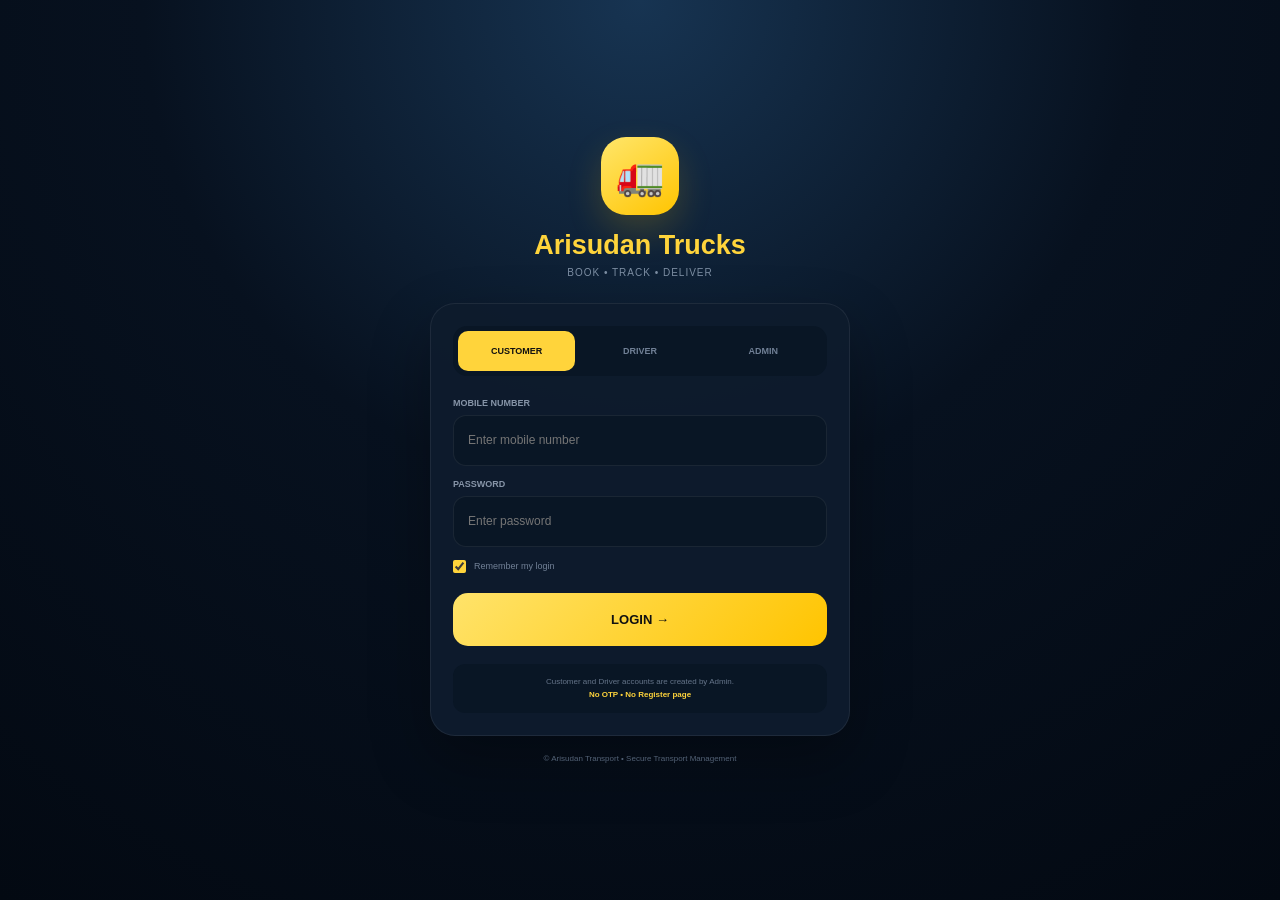
<file: login.html>
<!DOCTYPE html>
<html lang="en">
<head>
<meta charset="UTF-8">
<meta name="viewport" content="width=device-width,initial-scale=1">
<meta name="theme-color" content="#07111f">

<title>Login | Arisudan Transport</title>

<style>
*{
box-sizing:border-box;
margin:0;
padding:0;
font-family:Arial,sans-serif;
}

body{
min-height:100vh;
background:
radial-gradient(circle at top,#173452 0,#07111f 45%,#030912 100%);
color:white;
display:flex;
align-items:center;
justify-content:center;
padding:20px;
}

.login{
width:100%;
max-width:420px;
}

.logo{
width:78px;
height:78px;
margin:0 auto 15px;
border-radius:25px;
background:linear-gradient(145deg,#ffe66b,#ffc400);
display:flex;
align-items:center;
justify-content:center;
font-size:39px;
box-shadow:0 15px 35px rgba(255,196,0,.18);
}

.brand{
text-align:center;
margin-bottom:25px;
}

.brand h1{
font-size:27px;
color:#ffd43b;
}

.brand p{
font-size:10px;
color:#7c8da2;
margin-top:6px;
letter-spacing:1px;
}

.card{
background:rgba(14,28,45,.96);
border:1px solid rgba(255,255,255,.07);
border-radius:25px;
padding:22px;
box-shadow:0 25px 60px rgba(0,0,0,.3);
}

.tabs{
display:grid;
grid-template-columns:repeat(3,1fr);
gap:6px;
background:#091625;
padding:5px;
border-radius:14px;
margin-bottom:22px;
}

.tab{
border:0;
background:transparent;
color:#718096;
height:40px;
border-radius:10px;
font-size:9px;
font-weight:bold;
cursor:pointer;
}

.tab.active{
background:#ffd43b;
color:#111;
}

label{
display:block;
font-size:9px;
font-weight:bold;
color:#8795a8;
margin:13px 0 7px;
}

.input{
width:100%;
height:51px;
background:#091625;
border:1px solid rgba(255,255,255,.07);
border-radius:13px;
color:white;
padding:0 14px;
outline:none;
font-size:12px;
}

.input:focus{
border-color:#ffd43b;
box-shadow:0 0 0 3px rgba(255,212,59,.06);
}

.login-btn{
width:100%;
height:53px;
margin-top:20px;
border:0;
border-radius:15px;
background:linear-gradient(135deg,#ffe36a,#ffc400);
color:#111;
font-size:13px;
font-weight:900;
cursor:pointer;
}

.remember{
display:flex;
align-items:center;
gap:8px;
margin-top:13px;
color:#718096;
font-size:9px;
}

.remember input{
accent-color:#ffd43b;
}

.error{
display:none;
background:rgba(239,68,68,.08);
color:#fca5a5;
border-radius:11px;
padding:11px;
margin-top:12px;
text-align:center;
font-size:10px;
}

.demo{
margin-top:18px;
padding:12px;
background:#091625;
border-radius:12px;
font-size:8px;
color:#657489;
line-height:1.6;
text-align:center;
}

.demo b{
color:#ffd43b;
}

.footer{
text-align:center;
font-size:8px;
color:#536276;
margin-top:18px;
}
</style>
</head>

<body>

<div class="login">

<div class="logo">
🚛
</div>

<div class="brand">

<h1>Arisudan Trucks</h1>

<p>BOOK • TRACK • DELIVER</p>

</div>


<div class="card">

<div class="tabs">

<button
class="tab active"
id="customerTab"
onclick="selectRole('customer')">
CUSTOMER
</button>

<button
class="tab"
id="driverTab"
onclick="selectRole('driver')">
DRIVER
</button>

<button
class="tab"
id="adminTab"
onclick="selectRole('admin')">
ADMIN
</button>

</div>


<label id="mobileLabel">
MOBILE NUMBER
</label>

<input
class="input"
id="mobile"
type="tel"
inputmode="numeric"
placeholder="Enter mobile number"
autocomplete="username">


<label>
PASSWORD
</label>

<input
class="input"
id="password"
type="password"
placeholder="Enter password"
autocomplete="current-password">


<div class="remember">

<input
type="checkbox"
id="remember"
checked>

<label
for="remember"
style="margin:0;color:#718096;font-size:9px;font-weight:normal">

Remember my login

</label>

</div>


<div
id="error"
class="error">
</div>


<button
class="login-btn"
onclick="login()">

LOGIN →

</button>


<div class="demo">

Customer and Driver accounts are created by Admin.<br>

<b>No OTP • No Register page</b>

</div>

</div>


<div class="footer">
© Arisudan Transport • Secure Transport Management
</div>

</div>


<script>

let selectedRole="customer";


function selectRole(role){

selectedRole=role;


document
.querySelectorAll(".tab")
.forEach(function(tab){

tab.classList.remove("active");

});


document
.getElementById(role+"Tab")
.classList.add("active");


const mobile=
document.getElementById("mobile");


if(role==="admin"){

mobile.placeholder=
"Admin mobile number";

}else if(role==="driver"){

mobile.placeholder=
"Driver mobile number";

}else{

mobile.placeholder=
"Customer mobile number";

}

}


function showError(message){

const error=
document.getElementById("error");

error.textContent=message;

error.style.display="block";

}


function hideError(){

document.getElementById(
"error"
).style.display="none";

}


function saveSession(user){

const session={
id:user.id,
name:user.name,
mobile:user.mobile,
role:user.role,
loginTime:new Date().toISOString()
};


if(
document.getElementById(
"remember"
).checked
){

localStorage.setItem(
"arisudan_session",
JSON.stringify(session)
);

sessionStorage.removeItem(
"arisudan_session"
);

}else{

sessionStorage.setItem(
"arisudan_session",
JSON.stringify(session)
);

localStorage.removeItem(
"arisudan_session"
);

}

}


function login(){

hideError();


const mobile=
document.getElementById(
"mobile"
).value.trim();


const password=
document.getElementById(
"password"
).value;


if(!mobile){

showError(
"Please enter your mobile number."
);

return;

}


if(!password){

showError(
"Please enter your password."
);

return;

}


/*
ADMIN ACCOUNT
*/

if(selectedRole==="admin"){

if(
mobile==="9999999999" &&
password==="admin123"
){

const admin={

id:"ADMIN001",

name:"Arisudan Admin",

mobile:mobile,

password:password,

role:"admin"

};


saveSession(admin);

window.location.href=
"admin.html";

return;

}

showError(
"Incorrect admin mobile or password."
);

return;

}


/*
CUSTOMER / DRIVER ACCOUNTS
*/

const users=
JSON.parse(
localStorage.getItem(
"arisudan_users"
)
) || [];


const user=
users.find(function(item){

return String(item.mobile)===
String(mobile) &&

item.password===password &&

item.role===selectedRole;

});


if(!user){

showError(
"Invalid mobile number or password."
);

return;

}


saveSession(user);


if(selectedRole==="driver"){

window.location.href=
"driver.html";

}else{

window.location.href=
"dashboard.html";

}

}


document
.getElementById("password")
.addEventListener(
"keydown",
function(event){

if(event.key==="Enter"){
login();
}

});


/*
If already logged in,
open the correct dashboard.
*/

(function(){

const data=
localStorage.getItem(
"arisudan_session"
) ||
sessionStorage.getItem(
"arisudan_session"
);

if(!data)return;

try{

const session=
JSON.parse(data);

if(session.role==="admin"){

window.location.href=
"admin.html";

}else if(session.role==="driver"){

window.location.href=
"driver.html";

}else if(session.role==="customer"){

window.location.href=
"dashboard.html";

}

}catch(e){}

})();

</script>

</body>
</html>
</file>
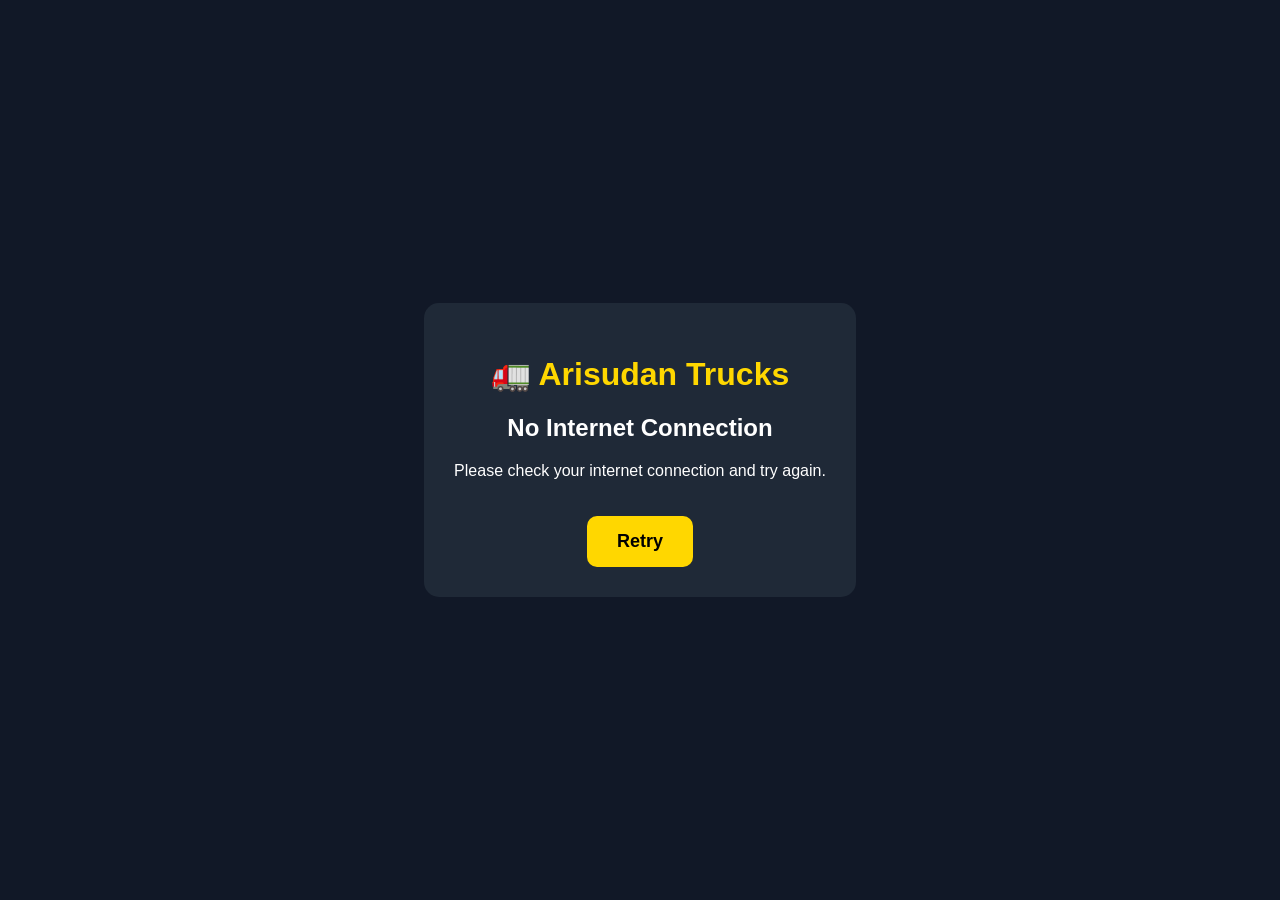
<file: offline.html>
<!DOCTYPE html>
<html lang="en">
<head>
<meta charset="UTF-8">
<meta name="viewport" content="width=device-width,initial-scale=1">
<title>Offline</title>

<style>
body{
margin:0;
font-family:Arial,sans-serif;
background:#111827;
display:flex;
justify-content:center;
align-items:center;
height:100vh;
color:white;
text-align:center;
}

.card{
padding:30px;
background:#1f2937;
border-radius:15px;
max-width:400px;
}

h1{
color:#FFD700;
}

button{
margin-top:20px;
padding:15px 30px;
background:#FFD700;
border:none;
border-radius:10px;
font-size:18px;
font-weight:bold;
cursor:pointer;
}
</style>

</head>

<body>

<div class="card">

<h1>🚛 Arisudan Trucks</h1>

<h2>No Internet Connection</h2>

<p>Please check your internet connection and try again.</p>

<button onclick="location.reload()">
Retry
</button>

</div>

</body>
</html>
</file>
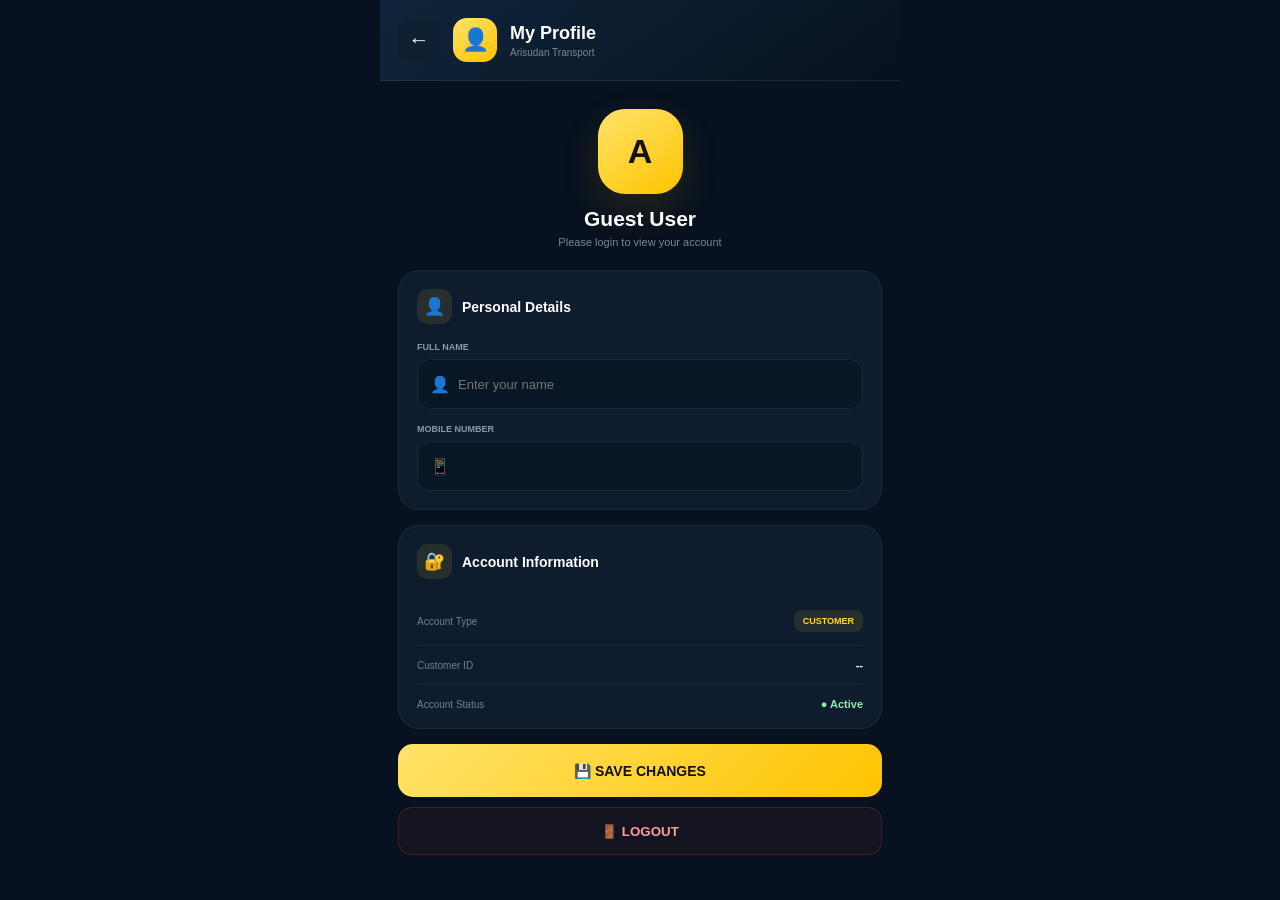
<file: profile.html>
<!DOCTYPE html>
<html lang="en">
<head>
<meta charset="UTF-8">
<meta name="viewport" content="width=device-width,initial-scale=1">
<meta name="theme-color" content="#07111f">
<title>My Profile | Arisudan Transport</title>

<style>
*{
box-sizing:border-box;
margin:0;
padding:0;
font-family:Arial,sans-serif;
}

body{
background:#07111f;
color:white;
min-height:100vh;
}

.app{
width:100%;
max-width:520px;
margin:auto;
min-height:100vh;
}

header{
padding:18px;
background:linear-gradient(145deg,#10253b,#07111f);
border-bottom:1px solid rgba(255,255,255,.07);
}

.header-row{
display:flex;
align-items:center;
gap:13px;
}

.back{
width:42px;
height:42px;
border-radius:13px;
background:#102033;
display:flex;
align-items:center;
justify-content:center;
color:white;
text-decoration:none;
font-size:21px;
}

.icon{
width:44px;
height:44px;
border-radius:14px;
background:linear-gradient(145deg,#ffe36a,#ffc400);
display:flex;
align-items:center;
justify-content:center;
font-size:22px;
}

header h1{
font-size:18px;
}

header p{
font-size:10px;
color:#78869a;
margin-top:3px;
}

.content{
padding:20px 18px 40px;
}

.profile{
text-align:center;
padding:8px 0 22px;
}

.avatar{
width:85px;
height:85px;
margin:auto;
border-radius:27px;
background:linear-gradient(145deg,#ffe36a,#ffc400);
color:#111;
display:flex;
align-items:center;
justify-content:center;
font-size:34px;
font-weight:900;
box-shadow:0 15px 40px rgba(255,196,0,.12);
}

.profile h2{
margin-top:13px;
font-size:21px;
}

.profile p{
color:#78869a;
font-size:11px;
margin-top:5px;
}

.card{
background:#0e1c2d;
border:1px solid rgba(255,255,255,.06);
border-radius:21px;
padding:18px;
margin-bottom:15px;
}

.card-title{
display:flex;
align-items:center;
gap:10px;
margin-bottom:18px;
}

.card-icon{
width:35px;
height:35px;
border-radius:11px;
background:rgba(255,212,59,.1);
display:flex;
align-items:center;
justify-content:center;
font-size:17px;
}

.card-title h3{
font-size:14px;
}

.field{
margin-bottom:15px;
}

.field:last-child{
margin-bottom:0;
}

label{
display:block;
color:#8c99aa;
font-size:9px;
font-weight:bold;
margin-bottom:7px;
}

.input-box{
position:relative;
}

.input-icon{
position:absolute;
left:13px;
top:50%;
transform:translateY(-50%);
font-size:16px;
}

input{
width:100%;
height:50px;
border-radius:13px;
border:1px solid rgba(255,255,255,.07);
background:#091625;
color:white;
padding:0 13px 0 40px;
outline:none;
font-size:13px;
}

input:focus{
border-color:#ffd43b;
}

input:disabled{
color:#7c899a;
}

.info-row{
display:flex;
align-items:center;
justify-content:space-between;
padding:13px 0;
border-bottom:1px solid rgba(255,255,255,.05);
}

.info-row:last-child{
border-bottom:0;
padding-bottom:0;
}

.info-label{
color:#718095;
font-size:10px;
}

.info-value{
font-size:11px;
font-weight:bold;
}

.badge{
padding:6px 9px;
border-radius:8px;
background:rgba(255,212,59,.1);
color:#ffd43b;
font-size:9px;
font-weight:bold;
}

.message{
display:none;
padding:12px;
border-radius:12px;
margin-bottom:14px;
text-align:center;
font-size:11px;
}

.message.success{
display:block;
background:rgba(34,197,94,.08);
color:#86efac;
}

.message.error{
display:block;
background:rgba(239,68,68,.08);
color:#fca5a5;
}

.save{
width:100%;
height:53px;
border:0;
border-radius:15px;
background:linear-gradient(135deg,#ffe36a,#ffc400);
color:#111;
font-size:14px;
font-weight:900;
cursor:pointer;
}

.logout{
width:100%;
height:48px;
margin-top:10px;
border-radius:14px;
border:1px solid rgba(239,68,68,.2);
background:rgba(239,68,68,.06);
color:#ff9b9b;
font-weight:bold;
cursor:pointer;
}
</style>
</head>

<body>

<div class="app">

<header>
<div class="header-row">

<a class="back" href="dashboard.html">←</a>

<div class="icon">👤</div>

<div>
<h1>My Profile</h1>
<p>Arisudan Transport</p>
</div>

</div>
</header>


<div class="content">

<div class="profile">

<div class="avatar" id="avatar">A</div>

<h2 id="profileName">Arisudan User</h2>

<p id="profileRole">Customer Account</p>

</div>


<div id="message" class="message"></div>


<div class="card">

<div class="card-title">
<div class="card-icon">👤</div>
<h3>Personal Details</h3>
</div>


<div class="field">

<label>FULL NAME</label>

<div class="input-box">

<span class="input-icon">👤</span>

<input
id="name"
type="text"
placeholder="Enter your name">

</div>

</div>


<div class="field">

<label>MOBILE NUMBER</label>

<div class="input-box">

<span class="input-icon">📱</span>

<input
id="mobile"
type="tel"
disabled>

</div>

</div>

</div>


<div class="card">

<div class="card-title">
<div class="card-icon">🔐</div>
<h3>Account Information</h3>
</div>


<div class="info-row">

<span class="info-label">
Account Type
</span>

<span
class="badge"
id="accountType">
CUSTOMER
</span>

</div>


<div class="info-row">

<span class="info-label">
Customer ID
</span>

<span
class="info-value"
id="userId">
--
</span>

</div>


<div class="info-row">

<span class="info-label">
Account Status
</span>

<span
class="info-value"
style="color:#86efac">
● Active
</span>

</div>

</div>


<button
class="save"
onclick="saveProfile()">

💾 SAVE CHANGES

</button>


<button
class="logout"
onclick="logout()">

🚪 LOGOUT

</button>

</div>

</div>


<script>

function getSession(){

let data =
localStorage.getItem("arisudan_session");

if(!data){
data =
sessionStorage.getItem("arisudan_session");
}

if(!data){
return null;
}

try{
return JSON.parse(data);
}
catch(e){
return null;
}

}


function loadProfile(){

let session = getSession();

if(!session){

/*
 Do NOT redirect automatically.
 This prevents "Webpage not available"
 if login.html is not created yet.
*/

document.getElementById("profileName")
.textContent="Guest User";

document.getElementById("profileRole")
.textContent="Please login to view your account";

document.getElementById("mobile").value="";

return;

}


let name =
session.name || "Arisudan User";

let role =
session.role || "customer";


document.getElementById("profileName")
.textContent=name;

document.getElementById("name")
.value=name;

document.getElementById("mobile")
.value=session.mobile || "";

document.getElementById("avatar")
.textContent=
name.charAt(0).toUpperCase();

document.getElementById("profileRole")
.textContent=
role==="driver"
?"Driver Account"
:"Customer Account";

document.getElementById("accountType")
.textContent=
role.toUpperCase();

document.getElementById("userId")
.textContent=
session.id || "--";

}


function showMessage(text,type){

let box =
document.getElementById("message");

box.textContent=text;

box.className=
"message "+type;

setTimeout(function(){

box.className="message";

},3000);

}


function saveProfile(){

let session=getSession();

if(!session){

showMessage(
"Please login before saving your profile.",
"error"
);

return;

}


let name =
document.getElementById("name")
.value.trim();


if(name.length<2){

showMessage(
"Please enter your full name.",
"error"
);

return;

}


session.name=name;


if(
localStorage.getItem("arisudan_session")
){

localStorage.setItem(
"arisudan_session",
JSON.stringify(session)
);

}
else{

sessionStorage.setItem(
"arisudan_session",
JSON.stringify(session)
);

}


/*
Update registered user if available.
*/

let users =
JSON.parse(
localStorage.getItem("arisudan_users")
) || [];


users=users.map(function(user){

if(
session.id &&
user.id===session.id
){

user.name=name;

}

return user;

});


localStorage.setItem(
"arisudan_users",
JSON.stringify(users)
);


document.getElementById("profileName")
.textContent=name;

document.getElementById("avatar")
.textContent=
name.charAt(0).toUpperCase();


showMessage(
"Profile saved successfully ✓",
"success"
);

}


function logout(){

localStorage.removeItem(
"arisudan_session"
);

sessionStorage.removeItem(
"arisudan_session"
);

window.location.href="index.html";

}


loadProfile();

</script>

</body>
</html
</file>
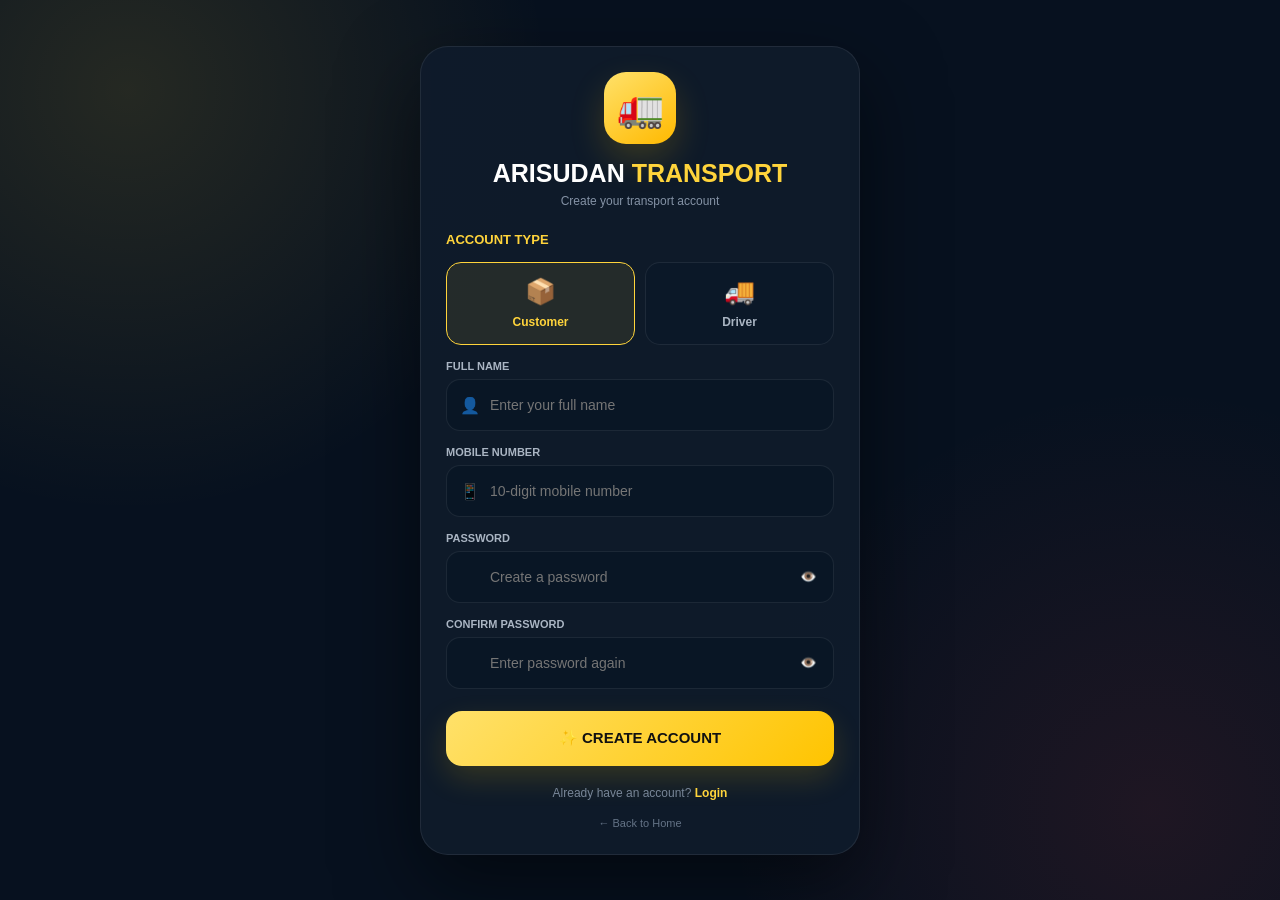
<file: register.html>
<!DOCTYPE html>
<html lang="en">
<head>
<meta charset="UTF-8">
<meta name="viewport" content="width=device-width, initial-scale=1.0">
<meta name="theme-color" content="#07111f">

<title>Create Account | Arisudan Transport</title>

<style>
*{
  box-sizing:border-box;
  margin:0;
  padding:0;
  font-family:Arial,Helvetica,sans-serif;
}

body{
  min-height:100vh;
  background:
    radial-gradient(circle at 10% 10%,rgba(255,212,59,.12),transparent 30%),
    radial-gradient(circle at 90% 90%,rgba(239,68,68,.10),transparent 30%),
    #07111f;
  color:#fff;
}

.page{
  min-height:100vh;
  display:flex;
  align-items:center;
  justify-content:center;
  padding:20px 15px;
}

.card{
  width:100%;
  max-width:440px;
  background:rgba(15,27,43,.94);
  border:1px solid rgba(255,255,255,.08);
  border-radius:28px;
  padding:25px;
  box-shadow:0 30px 80px rgba(0,0,0,.5);
}

.logo{
  width:72px;
  height:72px;
  margin:auto;
  border-radius:22px;
  display:flex;
  align-items:center;
  justify-content:center;
  font-size:38px;
  background:linear-gradient(145deg,#ffe16a,#ffb900);
  box-shadow:0 15px 35px rgba(255,193,7,.18);
}

h1{
  text-align:center;
  margin-top:15px;
  font-size:25px;
}

h1 span{
  color:#ffd43b;
}

.subtitle{
  text-align:center;
  color:#8492a5;
  font-size:12px;
  margin-top:6px;
}

.section-title{
  margin:24px 0 15px;
  color:#ffd43b;
  font-size:13px;
  font-weight:bold;
}

.role-grid{
  display:grid;
  grid-template-columns:1fr 1fr;
  gap:10px;
}

.role{
  padding:14px;
  text-align:center;
  border-radius:15px;
  background:#0b1828;
  border:1px solid rgba(255,255,255,.08);
  cursor:pointer;
}

.role.active{
  border-color:#ffd43b;
  background:rgba(255,212,59,.09);
}

.role-icon{
  display:block;
  font-size:25px;
  margin-bottom:6px;
}

.role-name{
  font-size:12px;
  font-weight:bold;
  color:#aab5c3;
}

.role.active .role-name{
  color:#ffd43b;
}

.field{
  margin-top:15px;
}

label{
  display:block;
  color:#aab5c3;
  font-size:11px;
  font-weight:bold;
  margin-bottom:7px;
}

.input-wrap{
  position:relative;
}

.input-icon{
  position:absolute;
  left:14px;
  top:50%;
  transform:translateY(-50%);
  opacity:.7;
}

input{
  width:100%;
  height:52px;
  border-radius:14px;
  border:1px solid rgba(255,255,255,.08);
  background:#091625;
  color:#fff;
  padding:0 15px 0 43px;
  outline:none;
  font-size:14px;
}

input:focus{
  border-color:#ffd43b;
  box-shadow:0 0 0 3px rgba(255,212,59,.08);
}

.password-wrap{
  position:relative;
}

.password-wrap input{
  padding-right:50px;
}

.eye{
  position:absolute;
  right:5px;
  top:5px;
  width:42px;
  height:42px;
  background:transparent;
  color:#8794a6;
  border:0;
  cursor:pointer;
}

.submit{
  width:100%;
  height:55px;
  margin-top:22px;
  border:0;
  border-radius:16px;
  background:linear-gradient(135deg,#ffe16a,#ffc400);
  color:#111;
  font-size:15px;
  font-weight:900;
  cursor:pointer;
  box-shadow:0 12px 30px rgba(255,196,0,.16);
}

.submit:active{
  transform:scale(.98);
}

.message{
  display:none;
  margin-top:15px;
  padding:12px;
  border-radius:12px;
  text-align:center;
  font-size:12px;
}

.message.error{
  display:block;
  color:#ffb4b4;
  background:rgba(239,68,68,.08);
}

.message.success{
  display:block;
  color:#a7f3b8;
  background:rgba(34,197,94,.08);
}

.bottom{
  text-align:center;
  margin-top:20px;
  color:#788698;
  font-size:12px;
}

.bottom a{
  color:#ffd43b;
  text-decoration:none;
  font-weight:bold;
}

.back{
  display:block;
  text-align:center;
  margin-top:17px;
  color:#647386;
  text-decoration:none;
  font-size:11px;
}

.back:hover{
  color:#ffd43b;
}
</style>
</head>

<body>

<div class="page">

<div class="card">

  <div class="logo">🚛</div>

  <h1>
    ARISUDAN <span>TRANSPORT</span>
  </h1>

  <p class="subtitle">
    Create your transport account
  </p>


  <div class="section-title">
    ACCOUNT TYPE
  </div>


  <div class="role-grid">

    <div
      class="role active"
      data-role="customer"
      onclick="selectRole('customer')">

      <span class="role-icon">📦</span>
      <span class="role-name">Customer</span>

    </div>

    <div
      class="role"
      data-role="driver"
      onclick="selectRole('driver')">

      <span class="role-icon">🚚</span>
      <span class="role-name">Driver</span>

    </div>

  </div>


  <form id="registerForm">

    <div class="field">

      <label>FULL NAME</label>

      <div class="input-wrap">

        <span class="input-icon">👤</span>

        <input
          id="name"
          type="text"
          placeholder="Enter your full name"
          autocomplete="name"
          required>

      </div>

    </div>


    <div class="field">

      <label>MOBILE NUMBER</label>

      <div class="input-wrap">

        <span class="input-icon">📱</span>

        <input
          id="mobile"
          type="tel"
          inputmode="numeric"
          maxlength="10"
          placeholder="10-digit mobile number"
          autocomplete="tel"
          required>

      </div>

    </div>


    <div class="field">

      <label>PASSWORD</label>

      <div class="password-wrap">

        <input
          id="password"
          type="password"
          minlength="4"
          placeholder="Create a password"
          autocomplete="new-password"
          required>

        <button
          type="button"
          class="eye"
          id="eye1"
          onclick="togglePassword('password','eye1')">

          👁️

        </button>

      </div>

    </div>


    <div class="field">

      <label>CONFIRM PASSWORD</label>

      <div class="password-wrap">

        <input
          id="confirmPassword"
          type="password"
          minlength="4"
          placeholder="Enter password again"
          autocomplete="new-password"
          required>

        <button
          type="button"
          class="eye"
          id="eye2"
          onclick="togglePassword('confirmPassword','eye2')">

          👁️

        </button>

      </div>

    </div>


    <div id="message" class="message"></div>


    <button
      type="submit"
      class="submit">

      ✨ CREATE ACCOUNT

    </button>

  </form>


  <div class="bottom">

    Already have an account?

    <a href="./login.html">
      Login
    </a>

  </div>


  <a
    href="./index.html"
    class="back">

    ← Back to Home

  </a>

</div>

</div>


<script>

let selectedRole = "customer";


function selectRole(role){

  selectedRole = role;

  document
    .querySelectorAll(".role")
    .forEach(function(item){

      item.classList.remove("active");

    });


  document
    .querySelector(
      '.role[data-role="' + role + '"]'
    )
    .classList.add("active");

}


function togglePassword(id,eyeId){

  const input =
    document.getElementById(id);

  const eye =
    document.getElementById(eyeId);


  if(input.type === "password"){

    input.type = "text";
    eye.textContent = "🙈";

  }else{

    input.type = "password";
    eye.textContent = "👁️";

  }

}


function showMessage(text,type){

  const message =
    document.getElementById("message");

  message.textContent = text;

  message.className =
    "message " + type;

}


document
  .getElementById("mobile")
  .addEventListener("input",function(){

    this.value =
      this.value
      .replace(/\D/g,"")
      .slice(0,10);

  });


document
  .getElementById("registerForm")
  .addEventListener("submit",function(e){

    e.preventDefault();


    const name =
      document.getElementById("name")
      .value.trim();


    const mobile =
      document.getElementById("mobile")
      .value.trim();


    const password =
      document.getElementById("password")
      .value;


    const confirmPassword =
      document.getElementById("confirmPassword")
      .value;


    if(name.length < 2){

      showMessage(
        "Please enter your full name.",
        "error"
      );

      return;

    }


    if(mobile.length !== 10){

      showMessage(
        "Please enter a valid 10-digit mobile number.",
        "error"
      );

      return;

    }


    if(password.length < 4){

      showMessage(
        "Password must contain at least 4 characters.",
        "error"
      );

      return;

    }


    if(password !== confirmPassword){

      showMessage(
        "Passwords do not match.",
        "error"
      );

      return;

    }


    let users =
      JSON.parse(
        localStorage.getItem("arisudan_users")
      ) || [];


    const alreadyExists =
      users.some(function(user){

        return(
          user.mobile === mobile &&
          user.role === selectedRole
        );

      });


    if(alreadyExists){

      showMessage(
        "This mobile number is already registered.",
        "error"
      );

      return;

    }


    const user = {

      id:"AT" + Date.now(),

      name:name,

      mobile:mobile,

      password:password,

      role:selectedRole,

      createdAt:new Date().toISOString()

    };


    users.push(user);


    localStorage.setItem(
      "arisudan_users",
      JSON.stringify(users)
    );


    showMessage(
      "Account created successfully! Opening login...",
      "success"
    );


    setTimeout(function(){

      location.href =
        "./login.html";

    },900);

  });

</script>

</body>
</html>
</file>
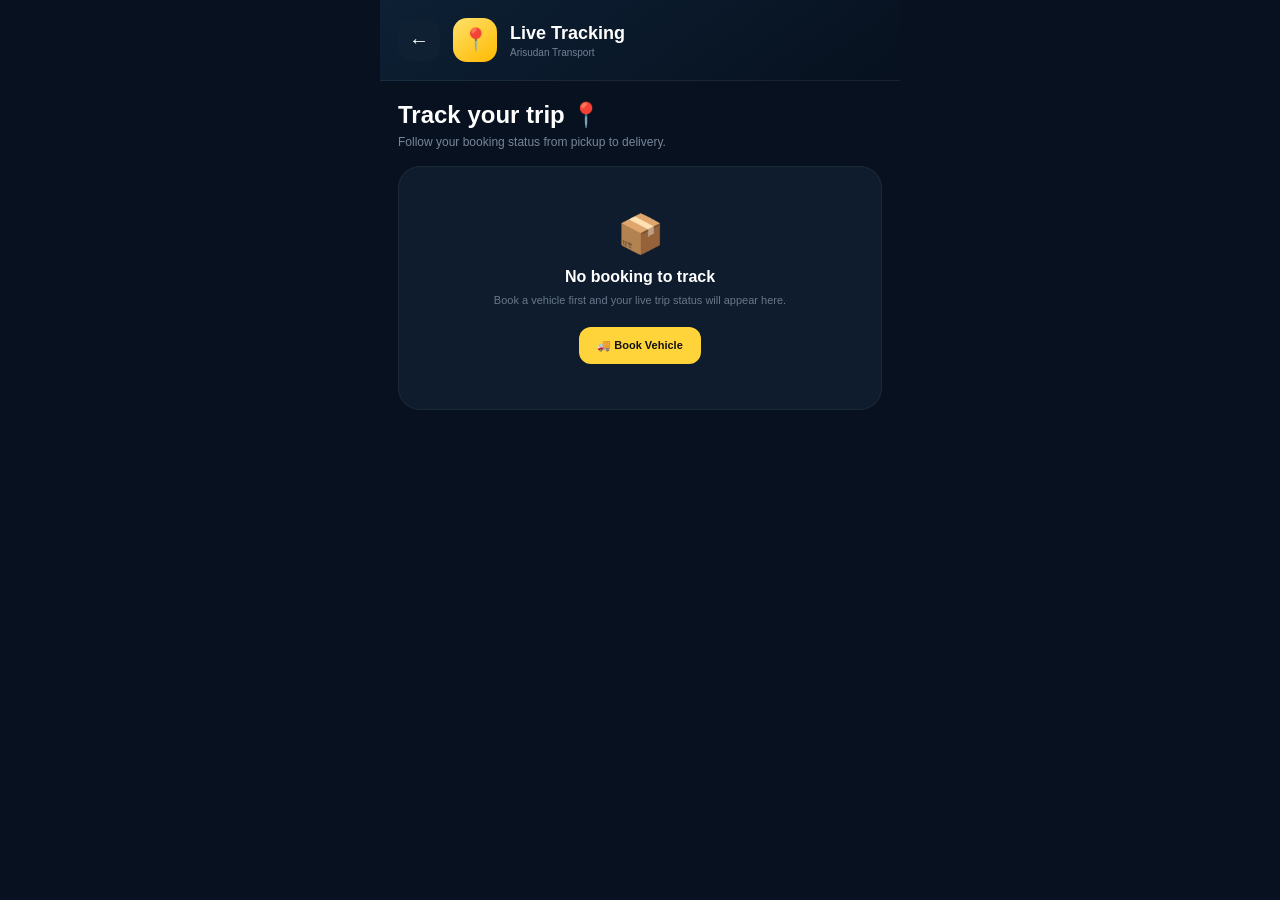
<file: track.html>
<!DOCTYPE html>
<html lang="en">
<head>
<meta charset="UTF-8">
<meta name="viewport" content="width=device-width,initial-scale=1">
<meta name="theme-color" content="#07111f">

<title>Track Booking | Arisudan Transport</title>

<style>
*{
  box-sizing:border-box;
  margin:0;
  padding:0;
  font-family:Arial,Helvetica,sans-serif;
}

body{
  background:#07111f;
  color:#fff;
  min-height:100vh;
}

.app{
  max-width:520px;
  margin:auto;
  min-height:100vh;
  padding-bottom:30px;
}

/* HEADER */

.header{
  padding:18px;
  background:linear-gradient(145deg,#0d2034,#07111f);
  border-bottom:1px solid rgba(255,255,255,.06);
}

.header-row{
  display:flex;
  align-items:center;
  gap:13px;
}

.back{
  width:42px;
  height:42px;
  border-radius:13px;
  display:flex;
  align-items:center;
  justify-content:center;
  background:#102033;
  color:white;
  text-decoration:none;
  font-size:20px;
}

.header-icon{
  width:44px;
  height:44px;
  border-radius:14px;
  display:flex;
  align-items:center;
  justify-content:center;
  background:linear-gradient(145deg,#ffe16a,#ffb900);
  font-size:22px;
}

.header h1{
  font-size:18px;
}

.header p{
  color:#738196;
  font-size:10px;
  margin-top:3px;
}

/* CONTENT */

.content{
  padding:20px 18px;
}

.title{
  margin-bottom:17px;
}

.title h2{
  font-size:24px;
}

.title p{
  color:#77869a;
  font-size:12px;
  margin-top:6px;
}

/* SELECT BOOKING */

.select-card{
  background:#0e1c2d;
  border:1px solid rgba(255,255,255,.06);
  border-radius:20px;
  padding:16px;
  margin-bottom:15px;
}

.select-label{
  color:#8b98a9;
  font-size:10px;
  font-weight:bold;
  margin-bottom:8px;
}

select{
  width:100%;
  height:48px;
  padding:0 13px;
  border-radius:13px;
  border:1px solid rgba(255,255,255,.08);
  background:#091625;
  color:white;
  outline:none;
  font-size:12px;
}

select:focus{
  border-color:#ffd43b;
}

/* MAIN CARD */

.card{
  background:#0e1c2d;
  border:1px solid rgba(255,255,255,.06);
  border-radius:22px;
  padding:18px;
  margin-bottom:15px;
}

/* TOP */

.booking-top{
  display:flex;
  justify-content:space-between;
  align-items:flex-start;
  gap:10px;
}

.booking-id{
  color:#ffd43b;
  font-size:13px;
  font-weight:900;
}

.booking-date{
  color:#667488;
  font-size:9px;
  margin-top:4px;
}

.status{
  padding:7px 10px;
  border-radius:9px;
  background:rgba(255,212,59,.1);
  color:#ffd43b;
  font-size:9px;
  font-weight:bold;
}

/* ROUTE */

.route{
  margin-top:18px;
  padding:16px;
  background:#091625;
  border-radius:17px;
}

.location{
  display:flex;
  gap:11px;
  align-items:flex-start;
}

.dot{
  width:13px;
  height:13px;
  border-radius:50%;
  background:#ffd43b;
  margin-top:3px;
  flex:none;
  box-shadow:0 0 0 4px rgba(255,212,59,.08);
}

.dot.drop{
  background:#ef4444;
  box-shadow:0 0 0 4px rgba(239,68,68,.08);
}

.location-label{
  color:#647286;
  font-size:9px;
  text-transform:uppercase;
}

.location-name{
  font-size:12px;
  margin-top:4px;
  line-height:1.35;
}

.route-line{
  height:23px;
  width:2px;
  background:#2b3b4e;
  margin:2px 0 2px 6px;
}

/* INFO */

.info-grid{
  display:grid;
  grid-template-columns:1fr 1fr;
  gap:9px;
  margin-top:14px;
}

.info{
  padding:12px;
  background:#091625;
  border-radius:13px;
}

.info-label{
  color:#647286;
  font-size:8px;
  text-transform:uppercase;
}

.info-value{
  font-size:11px;
  margin-top:5px;
  font-weight:bold;
}

.price{
  color:#ffd43b;
}

/* PROGRESS */

.progress-card{
  margin-top:15px;
  padding-top:18px;
  border-top:1px solid rgba(255,255,255,.06);
}

.progress-title{
  display:flex;
  justify-content:space-between;
  align-items:center;
  margin-bottom:19px;
}

.progress-title h3{
  font-size:13px;
}

.progress-title span{
  color:#ffd43b;
  font-size:9px;
}

.timeline{
  position:relative;
}

.timeline:before{
  content:"";
  position:absolute;
  left:10px;
  top:10px;
  bottom:10px;
  width:2px;
  background:#26374a;
}

.step{
  position:relative;
  display:flex;
  gap:13px;
  min-height:62px;
}

.step-dot{
  width:22px;
  height:22px;
  border-radius:50%;
  background:#16283b;
  border:2px solid #425268;
  position:relative;
  z-index:2;
  flex:none;
}

.step.done .step-dot{
  background:#ffd43b;
  border-color:#ffd43b;
}

.step.current .step-dot{
  background:#ffd43b;
  border-color:#ffd43b;
  box-shadow:0 0 0 5px rgba(255,212,59,.1);
}

.step-content h4{
  font-size:12px;
}

.step-content p{
  color:#647286;
  font-size:9px;
  margin-top:4px;
  line-height:1.4;
}

.step:not(.done):not(.current) .step-content h4{
  color:#617085;
}

.step-check{
  color:#111;
  font-size:12px;
  font-weight:bold;
  text-align:center;
  line-height:18px;
}

/* DRIVER */

.driver-card{
  display:none;
  align-items:center;
  gap:13px;
  margin-top:15px;
  padding:15px;
  border-radius:17px;
  background:#091625;
}

.driver-avatar{
  width:48px;
  height:48px;
  border-radius:15px;
  display:flex;
  align-items:center;
  justify-content:center;
  background:#182c41;
  font-size:23px;
}

.driver-info{
  flex:1;
}

.driver-info h4{
  font-size:12px;
}

.driver-info p{
  color:#718094;
  font-size:9px;
  margin-top:4px;
}

.call{
  width:39px;
  height:39px;
  border-radius:12px;
  display:flex;
  align-items:center;
  justify-content:center;
  background:rgba(34,197,94,.1);
  color:#86efac;
  text-decoration:none;
  font-size:18px;
}

/* EMPTY */

.empty{
  text-align:center;
  padding:45px 20px;
  background:#0e1c2d;
  border:1px solid rgba(255,255,255,.06);
  border-radius:22px;
}

.empty-icon{
  font-size:38px;
  margin-bottom:12px;
}

.empty h3{
  font-size:16px;
}

.empty p{
  color:#68778a;
  font-size:11px;
  margin-top:6px;
  line-height:1.5;
}

.book-btn{
  display:inline-block;
  margin-top:18px;
  padding:12px 18px;
  border-radius:12px;
  background:#ffd43b;
  color:#111;
  text-decoration:none;
  font-size:11px;
  font-weight:900;
}
</style>
</head>

<body>

<div class="app">

<header class="header">

  <div class="header-row">

    <a class="back" href="./dashboard.html">
      ←
    </a>

    <div class="header-icon">
      📍
    </div>

    <div>
      <h1>Live Tracking</h1>
      <p>Arisudan Transport</p>
    </div>

  </div>

</header>


<main class="content">

  <div class="title">

    <h2>Track your trip 📍</h2>

    <p>
      Follow your booking status from pickup to delivery.
    </p>

  </div>


  <div id="bookingSelector"></div>

  <div id="trackingArea"></div>

</main>

</div>


<script>

let bookings = [];

let selectedBooking = null;


/* ==========================
   LOAD BOOKINGS
========================== */

function loadBookings(){

  bookings =
    JSON.parse(
      localStorage.getItem("bookings")
    ) || [];


  const session =
    JSON.parse(
      localStorage.getItem(
        "arisudan_session"
      )
    ) ||
    JSON.parse(
      sessionStorage.getItem(
        "arisudan_session"
      )
    );


  if(
    session &&
    session.role === "customer" &&
    session.mobile
  ){

    bookings =
      bookings.filter(function(booking){

        return (
          booking.customerMobile ===
          session.mobile
        );

      });

  }


  if(bookings.length === 0){

    showEmpty();

    return;

  }


  const selectedId =
    localStorage.getItem(
      "selectedBookingId"
    );


  let found =
    bookings.find(function(booking){

      return booking.id === selectedId;

    });


  selectedBooking =
    found || bookings[bookings.length - 1];


  renderSelector();

  renderTracking();

}


/* ==========================
   ESCAPE HTML
========================== */

function escapeHTML(value){

  return String(value ?? "")
    .replace(/&/g,"&amp;")
    .replace(/</g,"&lt;")
    .replace(/>/g,"&gt;")
    .replace(/"/g,"&quot;")
    .replace(/'/g,"&#039;");

}


/* ==========================
   SELECTOR
========================== */

function renderSelector(){

  const selector =
    document.getElementById(
      "bookingSelector"
    );


  if(bookings.length <= 1){

    selector.innerHTML = "";

    return;

  }


  selector.innerHTML = `

    <div class="select-card">

      <div class="select-label">
        SELECT BOOKING
      </div>

      <select
        id="bookingSelect"
        onchange="changeBooking(this.value)">

        ${
          bookings.map(function(booking){

            return `

              <option
                value="${escapeHTML(
                  booking.id
                )}"
                ${
                  booking.id ===
                  selectedBooking.id
                  ? "selected"
                  : ""
                }>

                ${escapeHTML(
                  booking.id
                )}
                •
                ${escapeHTML(
                  booking.pickup
                )}
                → 
                ${escapeHTML(
                  booking.drop
                )}

              </option>

            `;

          }).join("")

        }

      </select>

    </div>

  `;

}


/* ==========================
   CHANGE BOOKING
========================== */

function changeBooking(id){

  selectedBooking =
    bookings.find(function(booking){

      return booking.id === id;

    });


  localStorage.setItem(
    "selectedBookingId",
    id
  );


  renderTracking();

}


/* ==========================
   STATUS INDEX
========================== */

function getStatusIndex(status){

  const statuses = [

    "Booked",

    "Driver Assigned",

    "Picked Up",

    "In Transit",

    "Delivered"

  ];


  if(status === "Cancelled"){
    return -1;
  }


  const index =
    statuses.indexOf(status);


  return index >= 0 ? index : 0;

}


/* ==========================
   TRACKING
========================== */

function renderTracking(){

  const area =
    document.getElementById(
      "trackingArea"
    );


  if(!selectedBooking){

    showEmpty();

    return;

  }


  const status =
    selectedBooking.status ||
    "Booked";


  if(status === "Cancelled"){

    area.innerHTML = `

      <div class="card">

        <div class="booking-top">

          <div>

            <div class="booking-id">
              ${escapeHTML(
                selectedBooking.id
              )}
            </div>

            <div class="booking-date">
              ${escapeHTML(
                selectedBooking.date || ""
              )}
            </div>

          </div>

          <div
            class="status"
            style="
              background:rgba(239,68,68,.1);
              color:#fca5a5;
            ">

            CANCELLED

          </div>

        </div>

        <div style="
          text-align:center;
          padding:35px 10px 15px;
          color:#ffb4b4;
        ">

          <div style="
            font-size:42px;
            margin-bottom:10px;
          ">
            ❌
          </div>

          <h3 style="font-size:15px;">
            Booking Cancelled
          </h3>

          <p style="
            color:#68778a;
            font-size:10px;
            margin-top:6px;
          ">
            This booking is no longer active.
          </p>

        </div>

      </div>

    `;

    return;

  }


  const current =
    getStatusIndex(status);


  const steps = [

    {
      title:"Booking Confirmed",
      text:"Your booking has been received."
    },

    {
      title:"Driver Assigned",
      text:"A driver will be assigned to your trip."
    },

    {
      title:"Picked Up",
      text:"Goods have been picked up."
    },

    {
      title:"In Transit",
      text:"Your goods are on the way."
    },

    {
      title:"Delivered",
      text:"Goods delivered successfully."
    }

  ];


  area.innerHTML = `

    <div class="card">

      <div class="booking-top">

        <div>

          <div class="booking-id">
            ${escapeHTML(
              selectedBooking.id
            )}
          </div>

          <div class="booking-date">
            ${escapeHTML(
              selectedBooking.date || ""
            )}
          </div>

        </div>

        <div class="status">
          ${escapeHTML(status)}
        </div>

      </div>


      <div class="route">

        <div class="location">

          <div class="dot"></div>

          <div>

            <div class="location-label">
              Pickup
            </div>

            <div class="location-name">
              ${escapeHTML(
                selectedBooking.pickup
              )}
            </div>

          </div>

        </div>


        <div class="route-line"></div>


        <div class="location">

          <div class="dot drop"></div>

          <div>

            <div class="location-label">
              Drop
            </div>

            <div class="location-name">
              ${escapeHTML(
                selectedBooking.drop
              )}
            </div>

          </div>

        </div>

      </div>


      <div class="info-grid">

        <div class="info">

          <div class="info-label">
            VEHICLE
          </div>

          <div class="info-value">
            🚚 ${escapeHTML(
              selectedBooking.vehicle ||
              "Vehicle"
            )}
          </div>

        </div>


        <div class="info">

          <div class="info-label">
            FARE
          </div>

          <div class="info-value price">
            ₹${Number(
              selectedBooking.total || 0
            ).toLocaleString("en-IN")}
          </div>

        </div>


        <div class="info">

          <div class="info-label">
            DISTANCE
          </div>

          <div class="info-value">
            ${escapeHTML(
              selectedBooking.distance ||
              0
            )} KM
          </div>

        </div>


        <div class="info">

          <div class="info-label">
            CUSTOMER
          </div>

          <div class="info-value">
            ${escapeHTML(
              selectedBooking.customerName ||
              "Customer"
            )}
          </div>

        </div>

      </div>


      <div class="progress-card">

        <div class="progress-title">

          <h3>Trip Progress</h3>

          <span>
            ${
              current >= 4
              ? "COMPLETED"
              : "LIVE STATUS"
            }
          </span>

        </div>


        <div class="timeline">

          ${
            steps.map(function(step,index){

              let className = "";

              if(index < current){
                className = "done";
              }

              if(index === current){
                className = "current";
              }


              return `

                <div class="step ${className}">

                  <div class="step-dot">

                    ${
                      index < current
                      ? '<div class="step-check">✓</div>'
                      : ''
                    }

                  </div>

                  <div class="step-content">

                    <h4>
                      ${step.title}
                    </h4>

                    <p>
                      ${step.text}
                    </p>

                  </div>

                </div>

              `;

            }).join("")

          }

        </div>

      </div>


      ${
        selectedBooking.driverName
        ? `

          <div
            class="driver-card"
            style="display:flex;">

            <div class="driver-avatar">
              👨‍✈️
            </div>

            <div class="driver-info">

              <h4>
                ${escapeHTML(
                  selectedBooking.driverName
                )}
              </h4>

              <p>
                Driver assigned to your trip
              </p>

            </div>

            ${
              selectedBooking.driverMobile
              ? `

                <a
                  class="call"
                  href="tel:${escapeHTML(
                    selectedBooking.driverMobile
                  )}">

                  📞

                </a>

              `
              : ""

            }

          </div>

        `
        : ""

      }

    </div>

  `;

}


/* ==========================
   EMPTY
========================== */

function showEmpty(){

  document.getElementById(
    "bookingSelector"
  ).innerHTML = "";


  document.getElementById(
    "trackingArea"
  ).innerHTML = `

    <div class="empty">

      <div class="empty-icon">
        📦
      </div>

      <h3>No booking to track</h3>

      <p>
        Book a vehicle first and your live
        trip status will appear here.
      </p>

      <a
        class="book-btn"
        href="./booking.html">

        🚚 Book Vehicle

      </a>

    </div>

  `;

}


loadBookings();

</script>

</body>
</html>
</file>
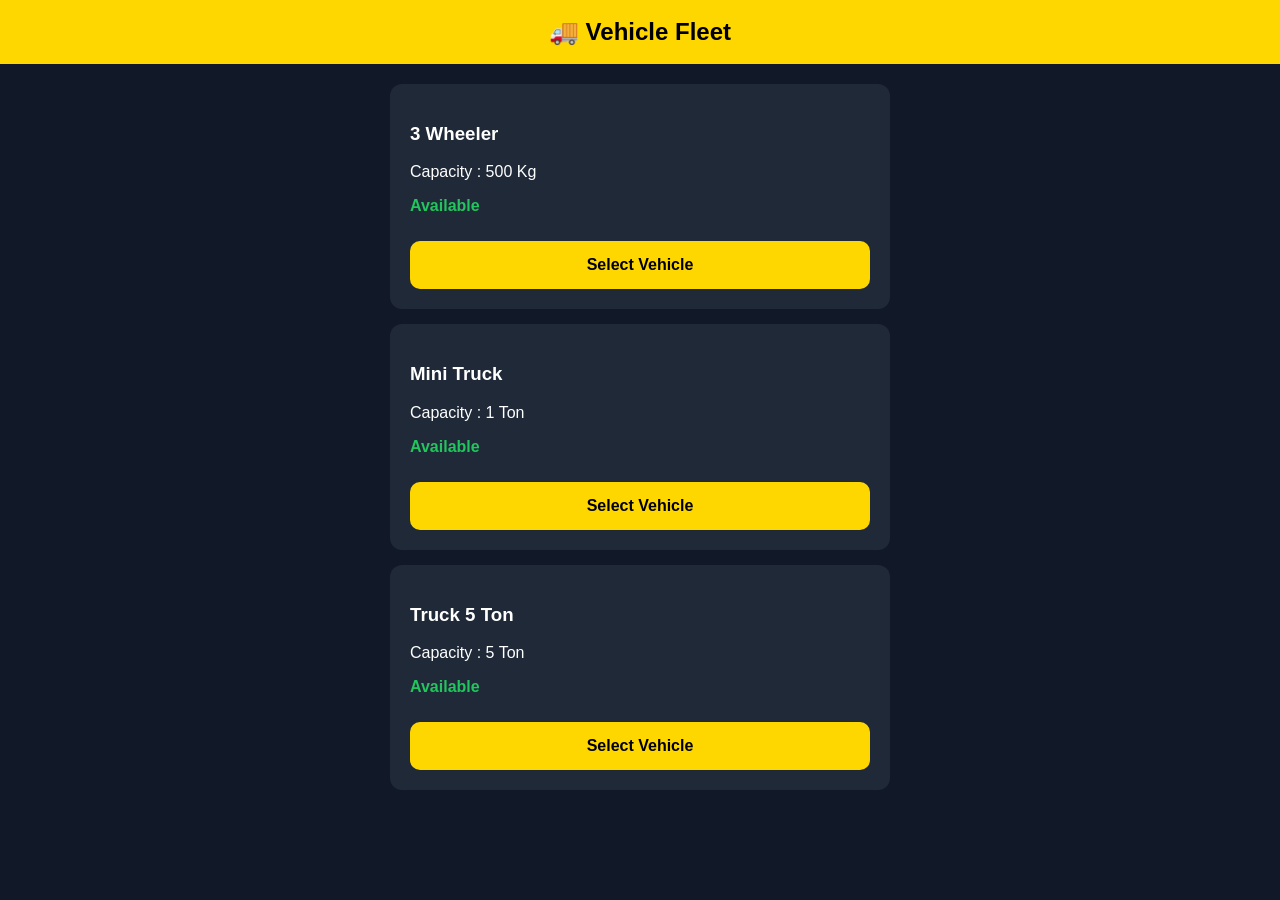
<file: vehicles.html>
<!DOCTYPE html>
<html lang="en">
<head>
<meta charset="UTF-8">
<meta name="viewport" content="width=device-width,initial-scale=1">
<title>Vehicles - Arisudan Trucks</title>

<style>
body{
margin:0;
font-family:Arial,sans-serif;
background:#111827;
color:white;
}

header{
background:#FFD700;
color:black;
padding:18px;
text-align:center;
font-size:24px;
font-weight:bold;
}

.container{
padding:20px;
max-width:500px;
margin:auto;
}

.card{
background:#1f2937;
padding:20px;
border-radius:12px;
margin-bottom:15px;
}

button{
width:100%;
padding:15px;
background:#FFD700;
color:black;
border:none;
border-radius:10px;
font-size:16px;
font-weight:bold;
cursor:pointer;
margin-top:10px;
}

.status{
color:#22c55e;
font-weight:bold;
}
</style>

</head>

<body>

<header>🚚 Vehicle Fleet</header>

<div class="container">

<div class="card">
<h3>3 Wheeler</h3>
<p>Capacity : 500 Kg</p>
<p class="status">Available</p>
<button>Select Vehicle</button>
</div>

<div class="card">
<h3>Mini Truck</h3>
<p>Capacity : 1 Ton</p>
<p class="status">Available</p>
<button>Select Vehicle</button>
</div>

<div class="card">
<h3>Truck 5 Ton</h3>
<p>Capacity : 5 Ton</p>
<p class="status">Available</p>
<button>Select Vehicle</button>
</div>

</div>

</body>
</html>
</file>
<file: style.css>
/* =========================================================
   ARISUDAN TRANSPORT - GLOBAL STYLE
   ========================================================= */

:root{
  --gold:#ffd43b;
  --gold-dark:#ffb703;
  --navy:#07111f;
  --navy-2:#0d1b2a;
  --card:#111f31;
  --card-light:#16283d;
  --white:#ffffff;
  --muted:#aeb9c8;
  --green:#22c55e;
  --blue:#3b82f6;
  --red:#ef4444;
  --border:rgba(255,255,255,.08);
  --shadow:0 15px 40px rgba(0,0,0,.25);
  --radius:18px;
}

*{
  box-sizing:border-box;
}

html{
  scroll-behavior:smooth;
}

body{
  margin:0;
  padding:0;
  min-height:100vh;
  font-family:
    Inter,
    Arial,
    Helvetica,
    sans-serif;
  background:
    radial-gradient(
      circle at top right,
      #17304d 0,
      transparent 35%
    ),
    radial-gradient(
      circle at bottom left,
      #14283d 0,
      transparent 35%
    ),
    var(--navy);
  color:var(--white);
}

button,
input,
select,
textarea{
  font:inherit;
}

button,
a{
  -webkit-tap-highlight-color:transparent;
}

a{
  color:inherit;
}

/* =========================================================
   APP CONTAINER
   ========================================================= */

.app{
  width:100%;
  max-width:520px;
  min-height:100vh;
  margin:auto;
  padding:18px;
}

.container{
  width:100%;
  max-width:520px;
  margin:auto;
  padding:20px;
}

/* =========================================================
   HEADER
   ========================================================= */

.app-header{
  display:flex;
  align-items:center;
  justify-content:space-between;
  gap:12px;
  padding:15px 0 25px;
}

.brand{
  display:flex;
  align-items:center;
  gap:10px;
  text-decoration:none;
}

.brand-icon{
  width:44px;
  height:44px;
  display:flex;
  align-items:center;
  justify-content:center;
  border-radius:14px;
  background:linear-gradient(
    135deg,
    var(--gold),
    var(--gold-dark)
  );
  color:#111;
  font-size:24px;
  box-shadow:0 8px 25px rgba(255,193,7,.2);
}

.brand-name{
  font-size:18px;
  font-weight:800;
}

.brand-sub{
  color:var(--muted);
  font-size:11px;
  margin-top:3px;
}

/* =========================================================
   PAGE HEADER
   ========================================================= */

.page-header{
  background:linear-gradient(
    135deg,
    var(--gold),
    var(--gold-dark)
  );
  color:#111;
  padding:20px;
  border-radius:20px;
  margin-bottom:20px;
  box-shadow:0 12px 30px rgba(255,193,7,.12);
}

.page-header h1,
.page-header h2{
  margin:0;
}

.page-header p{
  margin:7px 0 0;
  color:#333;
  font-size:13px;
}

/* =========================================================
   CARDS
   ========================================================= */

.card{
  background:rgba(17,31,49,.92);
  border:1px solid var(--border);
  border-radius:var(--radius);
  padding:20px;
  margin-bottom:15px;
  box-shadow:var(--shadow);
}

.card h2,
.card h3,
.card h4{
  margin-top:0;
}

.glass-card{
  background:rgba(255,255,255,.06);
  border:1px solid rgba(255,255,255,.08);
  backdrop-filter:blur(14px);
  -webkit-backdrop-filter:blur(14px);
}

/* =========================================================
   DASHBOARD STATS
   ========================================================= */

.stats-grid{
  display:grid;
  grid-template-columns:repeat(2,1fr);
  gap:12px;
  margin-bottom:20px;
}

.stat-card{
  background:var(--card);
  border:1px solid var(--border);
  border-radius:18px;
  padding:17px;
}

.stat-icon{
  font-size:25px;
  margin-bottom:10px;
}

.stat-number{
  font-size:25px;
  font-weight:800;
}

.stat-label{
  color:var(--muted);
  font-size:12px;
  margin-top:4px;
}

/* =========================================================
   ACTION GRID
   ========================================================= */

.action-grid{
  display:grid;
  grid-template-columns:repeat(2,1fr);
  gap:12px;
}

.action-card{
  display:block;
  text-decoration:none;
  background:var(--card);
  border:1px solid var(--border);
  border-radius:18px;
  padding:18px;
  transition:.2s ease;
}

.action-card:active{
  transform:scale(.97);
}

.action-icon{
  width:48px;
  height:48px;
  border-radius:15px;
  display:flex;
  align-items:center;
  justify-content:center;
  background:rgba(255,212,59,.12);
  font-size:25px;
  margin-bottom:12px;
}

.action-card h3{
  margin:0 0 5px;
  font-size:15px;
}

.action-card p{
  margin:0;
  color:var(--muted);
  font-size:11px;
  line-height:1.4;
}

/* =========================================================
   BUTTONS
   ========================================================= */

.btn{
  width:100%;
  min-height:50px;
  display:flex;
  align-items:center;
  justify-content:center;
  gap:8px;
  padding:13px 16px;
  margin-top:12px;
  border:0;
  border-radius:14px;
  font-weight:800;
  font-size:15px;
  text-decoration:none;
  cursor:pointer;
  transition:.2s ease;
}

.btn:active{
  transform:scale(.98);
}

.btn-primary{
  background:linear-gradient(
    135deg,
    var(--gold),
    var(--gold-dark)
  );
  color:#111;
}

.btn-success{
  background:var(--green);
  color:#fff;
}

.btn-info{
  background:var(--blue);
  color:#fff;
}

.btn-danger{
  background:var(--red);
  color:#fff;
}

.btn-dark{
  background:#243449;
  color:#fff;
  border:1px solid var(--border);
}

.btn-outline{
  background:transparent;
  color:var(--gold);
  border:1px solid var(--gold);
}

/* =========================================================
   FORMS
   ========================================================= */

.form-group{
  margin-bottom:15px;
}

label{
  display:block;
  color:#e8edf4;
  font-size:13px;
  font-weight:700;
  margin-bottom:7px;
}

input,
select,
textarea{
  width:100%;
  padding:14px;
  background:#0d1928;
  color:#fff;
  border:1px solid rgba(255,255,255,.10);
  border-radius:13px;
  outline:none;
}

input::placeholder,
textarea::placeholder{
  color:#6f7c8e;
}

input:focus,
select:focus,
textarea:focus{
  border-color:var(--gold);
  box-shadow:0 0 0 3px rgba(255,212,59,.10);
}

textarea{
  min-height:100px;
  resize:vertical;
}

/* =========================================================
   LOGIN
   ========================================================= */

.auth-page{
  min-height:100vh;
  display:flex;
  align-items:center;
  justify-content:center;
  padding:20px;
}

.auth-box{
  width:100%;
  max-width:430px;
  background:rgba(17,31,49,.95);
  border:1px solid var(--border);
  border-radius:25px;
  padding:25px;
  box-shadow:var(--shadow);
}

.auth-logo{
  width:80px;
  height:80px;
  margin:0 auto 15px;
  display:flex;
  align-items:center;
  justify-content:center;
  border-radius:25px;
  background:linear-gradient(
    135deg,
    var(--gold),
    var(--gold-dark)
  );
  font-size:45px;
}

.auth-title{
  text-align:center;
  font-size:25px;
  margin:0 0 7px;
}

.auth-subtitle{
  text-align:center;
  color:var(--muted);
  font-size:13px;
  margin-bottom:25px;
}

/* =========================================================
   ROLE SELECTOR
   ========================================================= */

.role-grid{
  display:grid;
  grid-template-columns:repeat(3,1fr);
  gap:8px;
  margin-bottom:20px;
}

.role-option{
  padding:12px 5px;
  text-align:center;
  background:#0d1928;
  color:var(--muted);
  border:1px solid var(--border);
  border-radius:13px;
  cursor:pointer;
}

.role-option.active{
  color:#111;
  background:var(--gold);
  border-color:var(--gold);
  font-weight:800;
}

.role-option .icon{
  display:block;
  font-size:21px;
  margin-bottom:5px;
}

.role-option small{
  font-size:10px;
}

/* =========================================================
   BOOKINGS
   ========================================================= */

.booking-card{
  background:var(--card);
  border:1px solid var(--border);
  border-radius:18px;
  padding:18px;
  margin-bottom:14px;
}

.booking-top{
  display:flex;
  align-items:center;
  justify-content:space-between;
  gap:10px;
  margin-bottom:15px;
}

.booking-id{
  font-weight:800;
  color:var(--gold);
  font-size:14px;
}

.booking-date{
  color:var(--muted);
  font-size:11px;
}

.route{
  display:grid;
  grid-template-columns:32px 1fr;
  gap:8px;
}

.route-line{
  position:relative;
  display:flex;
  flex-direction:column;
  align-items:center;
}

.route-dot{
  width:12px;
  height:12px;
  border-radius:50%;
  background:var(--gold);
  margin-top:4px;
}

.route-line::after{
  content:"";
  width:2px;
  height:38px;
  background:#45566c;
}

.route-row:last-child .route-line::after{
  display:none;
}

.route-row{
  display:contents;
}

.route-text{
  padding-bottom:18px;
}

.route-label{
  color:var(--muted);
  font-size:10px;
  text-transform:uppercase;
  margin-bottom:3px;
}

.route-location{
  font-weight:700;
  font-size:14px;
}

/* =========================================================
   STATUS BADGES
   ========================================================= */

.status-badge{
  display:inline-flex;
  align-items:center;
  gap:5px;
  padding:7px 10px;
  border-radius:999px;
  font-size:11px;
  font-weight:800;
}

.status-booked{
  background:rgba(255,212,59,.12);
  color:var(--gold);
}

.status-assigned{
  background:rgba(59,130,246,.12);
  color:#60a5fa;
}

.status-picked{
  background:rgba(168,85,247,.12);
  color:#c084fc;
}

.status-transit{
  background:rgba(249,115,22,.12);
  color:#fb923c;
}

.status-delivered{
  background:rgba(34,197,94,.12);
  color:#4ade80;
}

.status-cancelled{
  background:rgba(239,68,68,.12);
  color:#f87171;
}

/* =========================================================
   PRICE
   ========================================================= */

.price-box{
  display:flex;
  align-items:center;
  justify-content:space-between;
  padding:15px;
  margin-top:15px;
  background:rgba(255,212,59,.07);
  border:1px solid rgba(255,212,59,.12);
  border-radius:14px;
}

.price-label{
  color:var(--muted);
  font-size:12px;
}

.price{
  color:var(--gold);
  font-size:22px;
  font-weight:900;
}

/* =========================================================
   DRIVER TRIP
   ========================================================= */

.trip-card{
  background:var(--card);
  border:1px solid var(--border);
  border-radius:20px;
  padding:18px;
  margin-bottom:15px;
}

.trip-header{
  display:flex;
  justify-content:space-between;
  align-items:center;
  gap:10px;
  margin-bottom:15px;
}

.trip-title{
  font-size:16px;
  font-weight:800;
}

.trip-info{
  display:grid;
  gap:9px;
}

.trip-info-row{
  display:flex;
  align-items:center;
  gap:10px;
  color:#dce4ee;
  font-size:13px;
}

.trip-info-row span:first-child{
  width:28px;
  text-align:center;
  font-size:18px;
}

/* =========================================================
   PROFILE
   ========================================================= */

.profile-top{
  text-align:center;
  padding:10px 0 20px;
}

.avatar{
  width:90px;
  height:90px;
  margin:0 auto 12px;
  display:flex;
  align-items:center;
  justify-content:center;
  border-radius:50%;
  background:linear-gradient(
    135deg,
    var(--gold),
    var(--gold-dark)
  );
  color:#111;
  font-size:35px;
  font-weight:900;
  box-shadow:0 10px 30px rgba(255,193,7,.18);
}

.profile-name{
  font-size:21px;
  font-weight:800;
}

.profile-role{
  color:var(--muted);
  font-size:12px;
  margin-top:4px;
}

/* =========================================================
   ADMIN
   ========================================================= */

.admin-nav{
  display:flex;
  gap:8px;
  overflow-x:auto;
  padding-bottom:8px;
  margin-bottom:15px;
}

.admin-nav::-webkit-scrollbar{
  display:none;
}

.admin-tab{
  flex-shrink:0;
  padding:10px 14px;
  background:var(--card);
  border:1px solid var(--border);
  color:var(--muted);
  border-radius:12px;
  font-size:12px;
  font-weight:700;
}

.admin-tab.active{
  background:var(--gold);
  color:#111;
  border-color:var(--gold);
}

/* =========================================================
   SEARCH
   ========================================================= */

.search-box{
  position:relative;
  margin-bottom:15px;
}

.search-box input{
  padding-left:43px;
}

.search-icon{
  position:absolute;
  left:15px;
  top:50%;
  transform:translateY(-50%);
  color:var(--muted);
}

/* =========================================================
   EMPTY STATE
   ========================================================= */

.empty{
  text-align:center;
  padding:45px 20px;
  color:var(--muted);
}

.empty-icon{
  font-size:55px;
  margin-bottom:15px;
}

.empty h3{
  color:#fff;
  margin:0 0 7px;
}

.empty p{
  font-size:13px;
  line-height:1.5;
}

/* =========================================================
   ALERTS
   ========================================================= */

.alert{
  padding:13px 15px;
  border-radius:13px;
  font-size:13px;
  margin-bottom:15px;
}

.alert-success{
  color:#bbf7d0;
  background:rgba(34,197,94,.10);
  border:1px solid rgba(34,197,94,.18);
}

.alert-error{
  color:#fecaca;
  background:rgba(239,68,68,.10);
  border:1px solid rgba(239,68,68,.18);
}

.alert-info{
  color:#bfdbfe;
  background:rgba(59,130,246,.10);
  border:1px solid rgba(59,130,246,.18);
}

/* =========================================================
   LOADING
   ========================================================= */

.loading{
  display:flex;
  align-items:center;
  justify-content:center;
  gap:10px;
  padding:30px;
  color:var(--muted);
}

.spinner{
  width:20px;
  height:20px;
  border:3px solid rgba(255,255,255,.15);
  border-top-color:var(--gold);
  border-radius:50%;
  animation:spin .8s linear infinite;
}

@keyframes spin{
  to{
    transform:rotate(360deg);
  }
}

/* =========================================================
   BOTTOM NAVIGATION
   ========================================================= */

.bottom-nav{
  position:fixed;
  left:50%;
  bottom:12px;
  transform:translateX(-50%);
  width:calc(100% - 28px);
  max-width:490px;
  display:grid;
  grid-template-columns:repeat(4,1fr);
  padding:8px;
  background:rgba(13,27,42,.94);
  border:1px solid var(--border);
  border-radius:20px;
  backdrop-filter:blur(15px);
  -webkit-backdrop-filter:blur(15px);
  box-shadow:0 15px 40px rgba(0,0,0,.35);
  z-index:100;
}

.bottom-nav a{
  display:flex;
  flex-direction:column;
  align-items:center;
  justify-content:center;
  gap:4px;
  min-height:52px;
  color:#8190a3;
  text-decoration:none;
  border-radius:14px;
  font-size:10px;
  font-weight:700;
}

.bottom-nav a span{
  font-size:21px;
}

.bottom-nav a.active{
  color:#111;
  background:var(--gold);
}

/* Add this class to pages using bottom navigation */
.has-bottom-nav{
  padding-bottom:100px;
}

/* =========================================================
   FOOTER
   ========================================================= */

.footer{
  text-align:center;
  padding:25px 0 15px;
  color:#68778a;
  font-size:11px;
}

/* =========================================================
   RESPONSIVE
   ========================================================= */

@media(max-width:380px){

  .app{
    padding:14px;
  }

  .container{
    padding:15px;
  }

  .action-grid{
    grid-template-columns:1fr;
  }

  .role-grid{
    gap:5px;
  }

  .role-option{
    padding:10px 3px;
  }

  .hero h1{
    font-size:30px;
  }
}

@media(min-width:700px){

  body{
    padding:20px 0;
  }

  .app{
    min-height:calc(100vh - 40px);
  }
}
</file>
